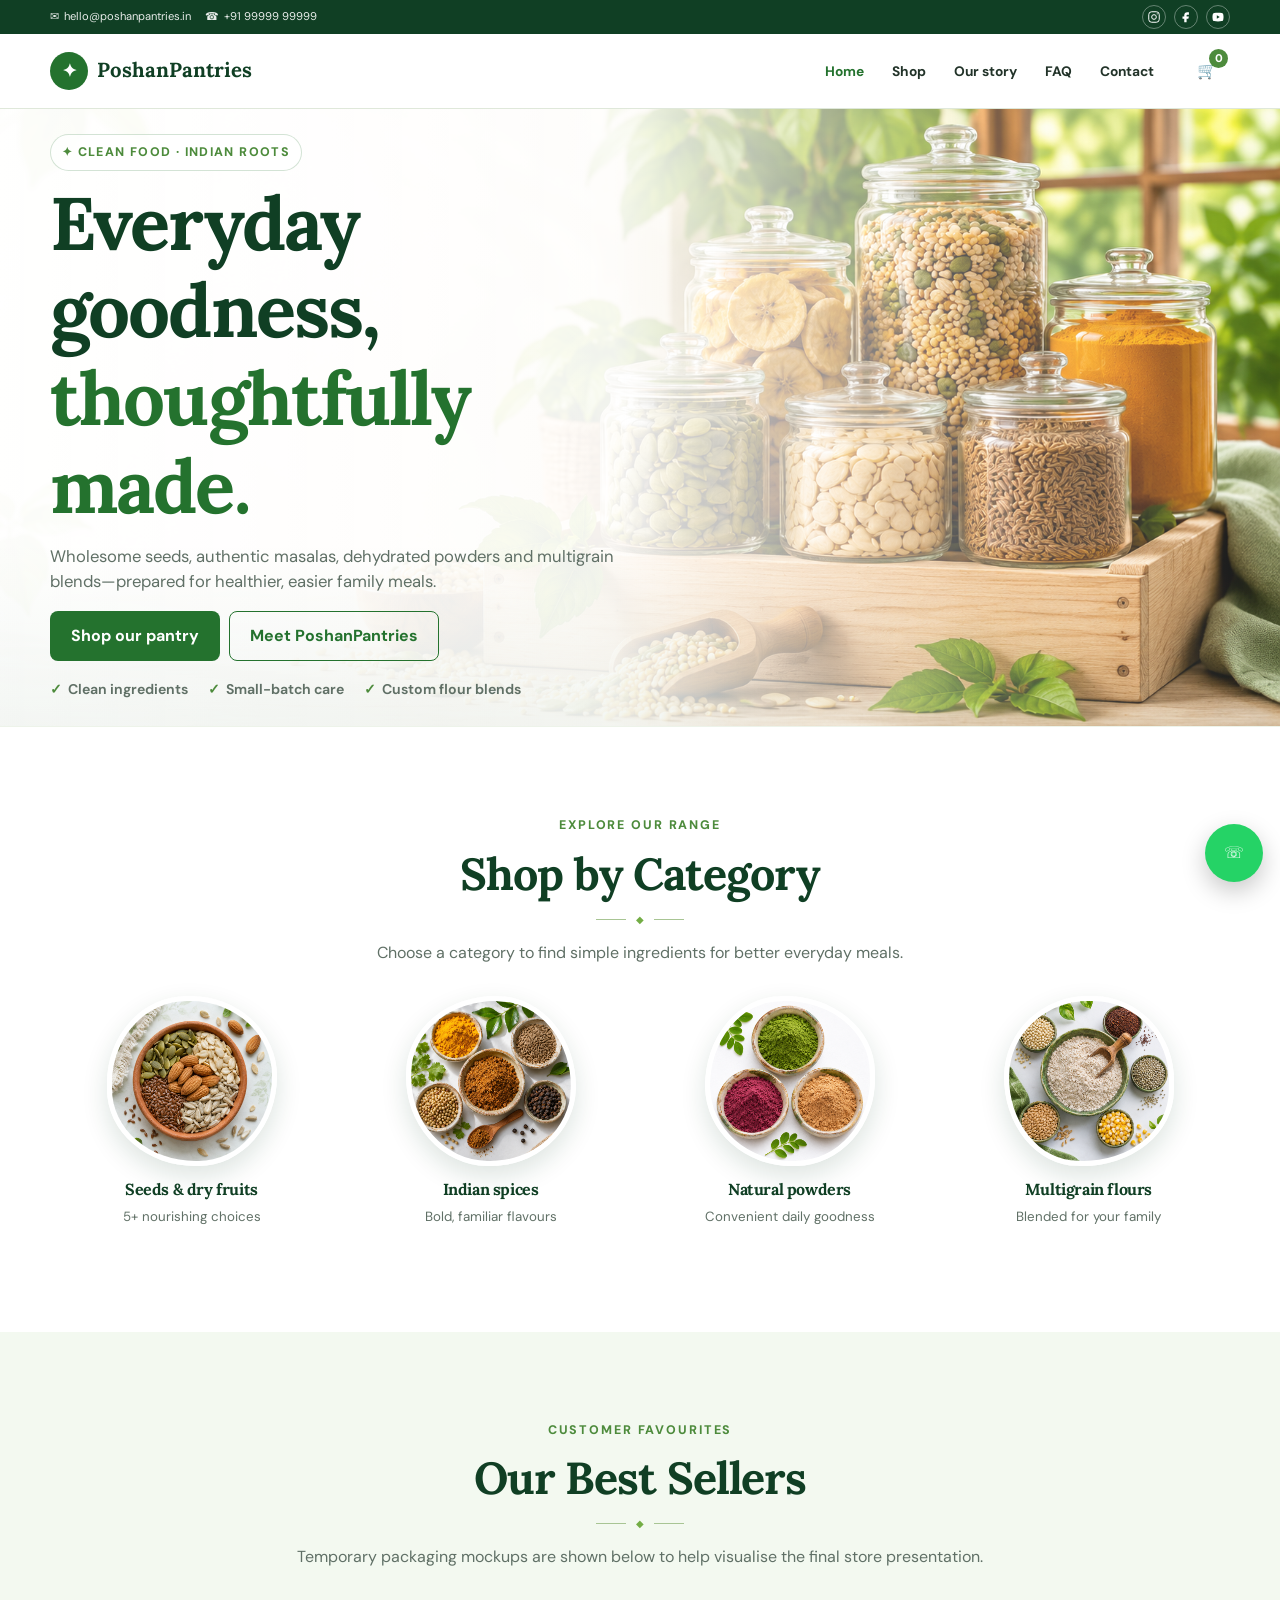
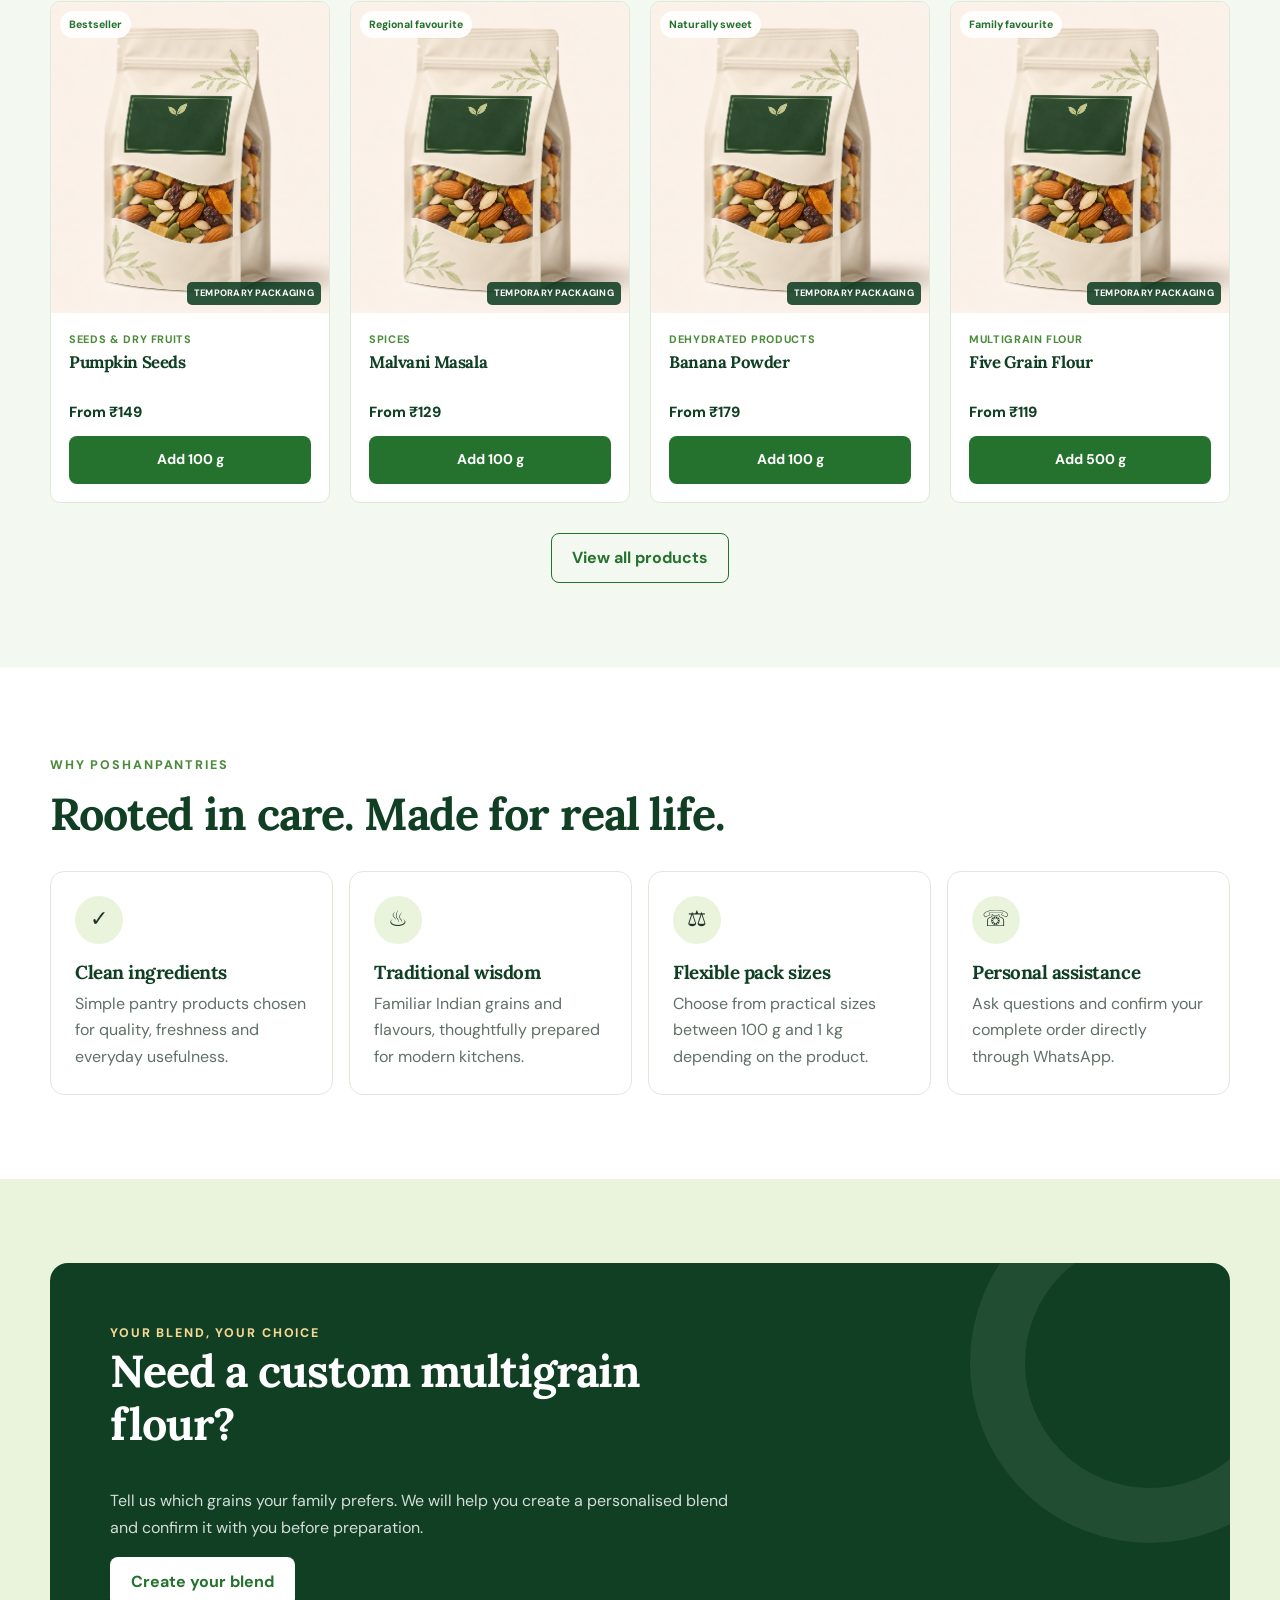
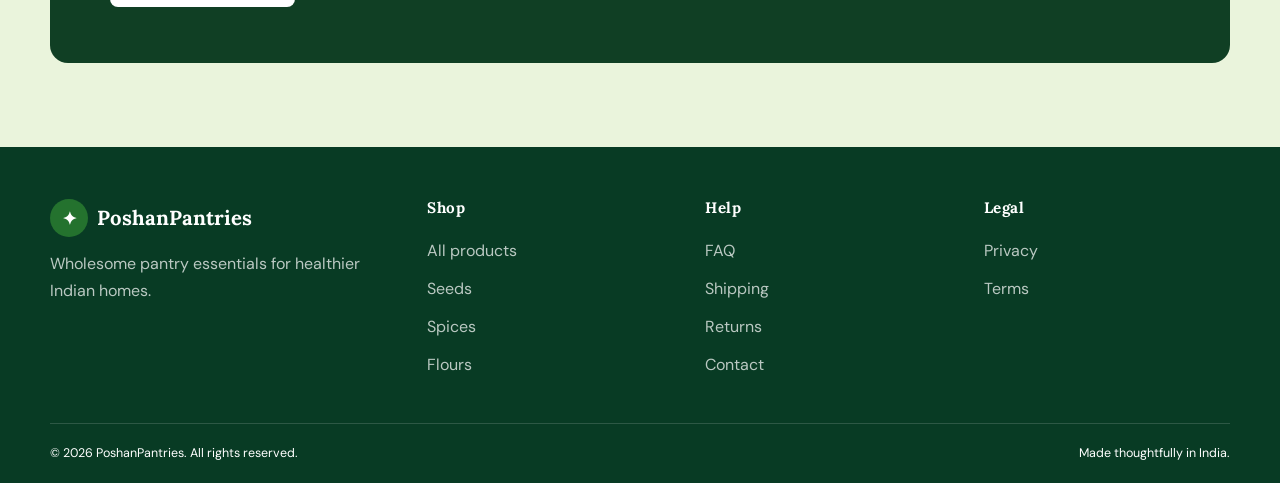
<file: index.html>
<!doctype html>
<html lang="en-IN">
<head>
  <meta charset="utf-8"><meta name="viewport" content="width=device-width, initial-scale=1">
  <title>PoshanPantries | Wholesome Seeds, Spices & Flours</title>
  <meta name="description" content="Shop wholesome seeds, authentic Indian spices, natural dehydrated powders and freshly prepared multigrain flours from PoshanPantries.">
  <meta property="og:type" content="website"><meta property="og:title" content="PoshanPantries | Tradition that nourishes"><meta property="og:description" content="Wholesome everyday pantry essentials for modern Indian families."><meta property="og:image" content="images/og-cover.svg"><meta property="og:url" content="index.html">
  <link rel="preconnect" href="https://fonts.googleapis.com"><link rel="preconnect" href="https://fonts.gstatic.com" crossorigin><link href="https://fonts.googleapis.com/css2?family=DM+Sans:wght@400;500;600;700&family=Lora:wght@600;700&display=swap" rel="stylesheet"><link rel="stylesheet" href="css/style.css">
</head>
<body>
  <div class="announcement">Freshly packed · <strong>Order on WhatsApp</strong></div>
  <header class="site-header"><div class="container nav-wrap"><a class="brand" href="index.html"><span class="brand-mark" aria-hidden="true">✦</span>PoshanPantries</a><nav class="main-nav" aria-label="Main navigation"><ul><li><a href="index.html">Home</a></li><li><a href="shop.html">Shop</a></li><li><a href="about.html">Our story</a></li><li><a href="faq.html">FAQ</a></li><li><a href="contact.html">Contact</a></li></ul></nav><div class="nav-actions"><a class="cart-link" href="cart.html" aria-label="View shopping cart">🛒<span class="cart-count" data-cart-count>0</span></a><button class="nav-toggle" type="button" aria-label="Open menu" aria-expanded="false"><span></span></button></div></div></header>
  <main>
    <section class="hero" aria-label="Glass jars filled with seeds, grains, turmeric and dried banana arranged on a natural wooden crate"><div class="container hero-grid"><div class="hero-copy"><span class="eyebrow">✦ Clean food · Indian roots</span><h1>Everyday goodness,<br><em>thoughtfully made.</em></h1><p>Wholesome seeds, authentic masalas, dehydrated powders and multigrain blends—prepared for healthier, easier family meals.</p><div class="hero-actions"><a class="button" href="shop.html">Shop our pantry</a><a class="button button--secondary" href="about.html">Meet PoshanPantries</a></div><div class="hero-trust"><span>Clean ingredients</span><span>Small-batch care</span><span>Custom flour blends</span></div></div></div></section>
    <section class="section category-section"><div class="container"><div class="section-heading home-section-title"><span class="eyebrow">Explore our range</span><h2>Shop by Category</h2><span class="leaf-divider" aria-hidden="true">◆</span><p>Choose a category to find simple ingredients for better everyday meals.</p></div><div class="category-grid"><a class="category-card" href="shop.html?category=Seeds%20%26%20Dry%20Fruits"><span class="category-picture"><img src="images/category-seeds.png" alt="Handcrafted terracotta bowl filled with mixed seeds and almonds"></span><div><h3>Seeds & dry fruits</h3><small>5+ nourishing choices</small></div></a><a class="category-card" href="shop.html?category=Spices"><span class="category-picture"><img src="images/category-spices.png" alt="Handmade bowls filled with turmeric, cumin and Indian masala"></span><div><h3>Indian spices</h3><small>Bold, familiar flavours</small></div></a><a class="category-card" href="shop.html?category=Dehydrated%20Products"><span class="category-picture"><img src="images/category-powders.png" alt="Handmade bowls filled with moringa, beetroot and chikoo powders"></span><div><h3>Natural powders</h3><small>Convenient daily goodness</small></div></a><a class="category-card" href="shop.html?category=Multigrain%20Flour"><span class="category-picture"><img src="images/category-flour.png" alt="Green ceramic bowl of multigrain flour surrounded by traditional grains"></span><div><h3>Multigrain flours</h3><small>Blended for your family</small></div></a></div></div></section>
    <section class="section section--tint best-sellers-section"><div class="container"><div class="section-heading home-section-title"><span class="eyebrow">Customer favourites</span><h2>Our Best Sellers</h2><span class="leaf-divider" aria-hidden="true">◆</span><p>Temporary packaging mockups are shown below to help visualise the final store presentation.</p></div><div class="product-grid" data-featured-products></div><div style="text-align:center;margin-top:30px"><a class="button button--secondary" href="shop.html">View all products</a></div></div></section>
    <section class="section"><div class="container"><div class="section-heading"><span class="eyebrow">Why PoshanPantries</span><h2>Rooted in care. Made for real life.</h2></div><div class="feature-grid"><article class="feature-card"><div class="feature-icon" aria-hidden="true">✓</div><h3>Clean ingredients</h3><p>Simple pantry products chosen for quality, freshness and everyday usefulness.</p></article><article class="feature-card"><div class="feature-icon" aria-hidden="true">♨</div><h3>Traditional wisdom</h3><p>Familiar Indian grains and flavours, thoughtfully prepared for modern kitchens.</p></article><article class="feature-card"><div class="feature-icon" aria-hidden="true">⚖</div><h3>Flexible pack sizes</h3><p>Choose from practical sizes between 100 g and 1 kg depending on the product.</p></article><article class="feature-card"><div class="feature-icon" aria-hidden="true">☏</div><h3>Personal assistance</h3><p>Ask questions and confirm your complete order directly through WhatsApp.</p></article></div></div></section>
    <section class="section section--green"><div class="container"><div class="story-banner"><span class="eyebrow" style="color:#f6d793">Your blend, your choice</span><h2>Need a custom multigrain flour?</h2><p>Tell us which grains your family prefers. We will help you create a personalised blend and confirm it with you before preparation.</p><a class="button" href="product.html?id=17">Create your blend</a></div></div></section>
  </main>
  <footer class="site-footer"><div class="container"><div class="footer-grid"><div><a class="brand" href="index.html"><span class="brand-mark">✦</span>PoshanPantries</a><p>Wholesome pantry essentials for healthier Indian homes.</p></div><div><h3>Shop</h3><ul class="footer-links"><li><a href="shop.html">All products</a></li><li><a href="shop.html?category=Seeds%20%26%20Dry%20Fruits">Seeds</a></li><li><a href="shop.html?category=Spices">Spices</a></li><li><a href="shop.html?category=Multigrain%20Flour">Flours</a></li></ul></div><div><h3>Help</h3><ul class="footer-links"><li><a href="faq.html">FAQ</a></li><li><a href="shipping.html">Shipping</a></li><li><a href="returns.html">Returns</a></li><li><a href="contact.html">Contact</a></li></ul></div><div><h3>Legal</h3><ul class="footer-links"><li><a href="privacy.html">Privacy</a></li><li><a href="terms.html">Terms</a></li></ul></div></div><div class="footer-bottom"><span>© <span data-year></span> PoshanPantries. All rights reserved.</span><span>Made thoughtfully in India.</span></div></div></footer>
  <a class="whatsapp-float" data-whatsapp aria-label="Chat with PoshanPantries on WhatsApp">☏</a><script src="js/products.js"></script><script src="js/main.js"></script>
</body></html>
</file>
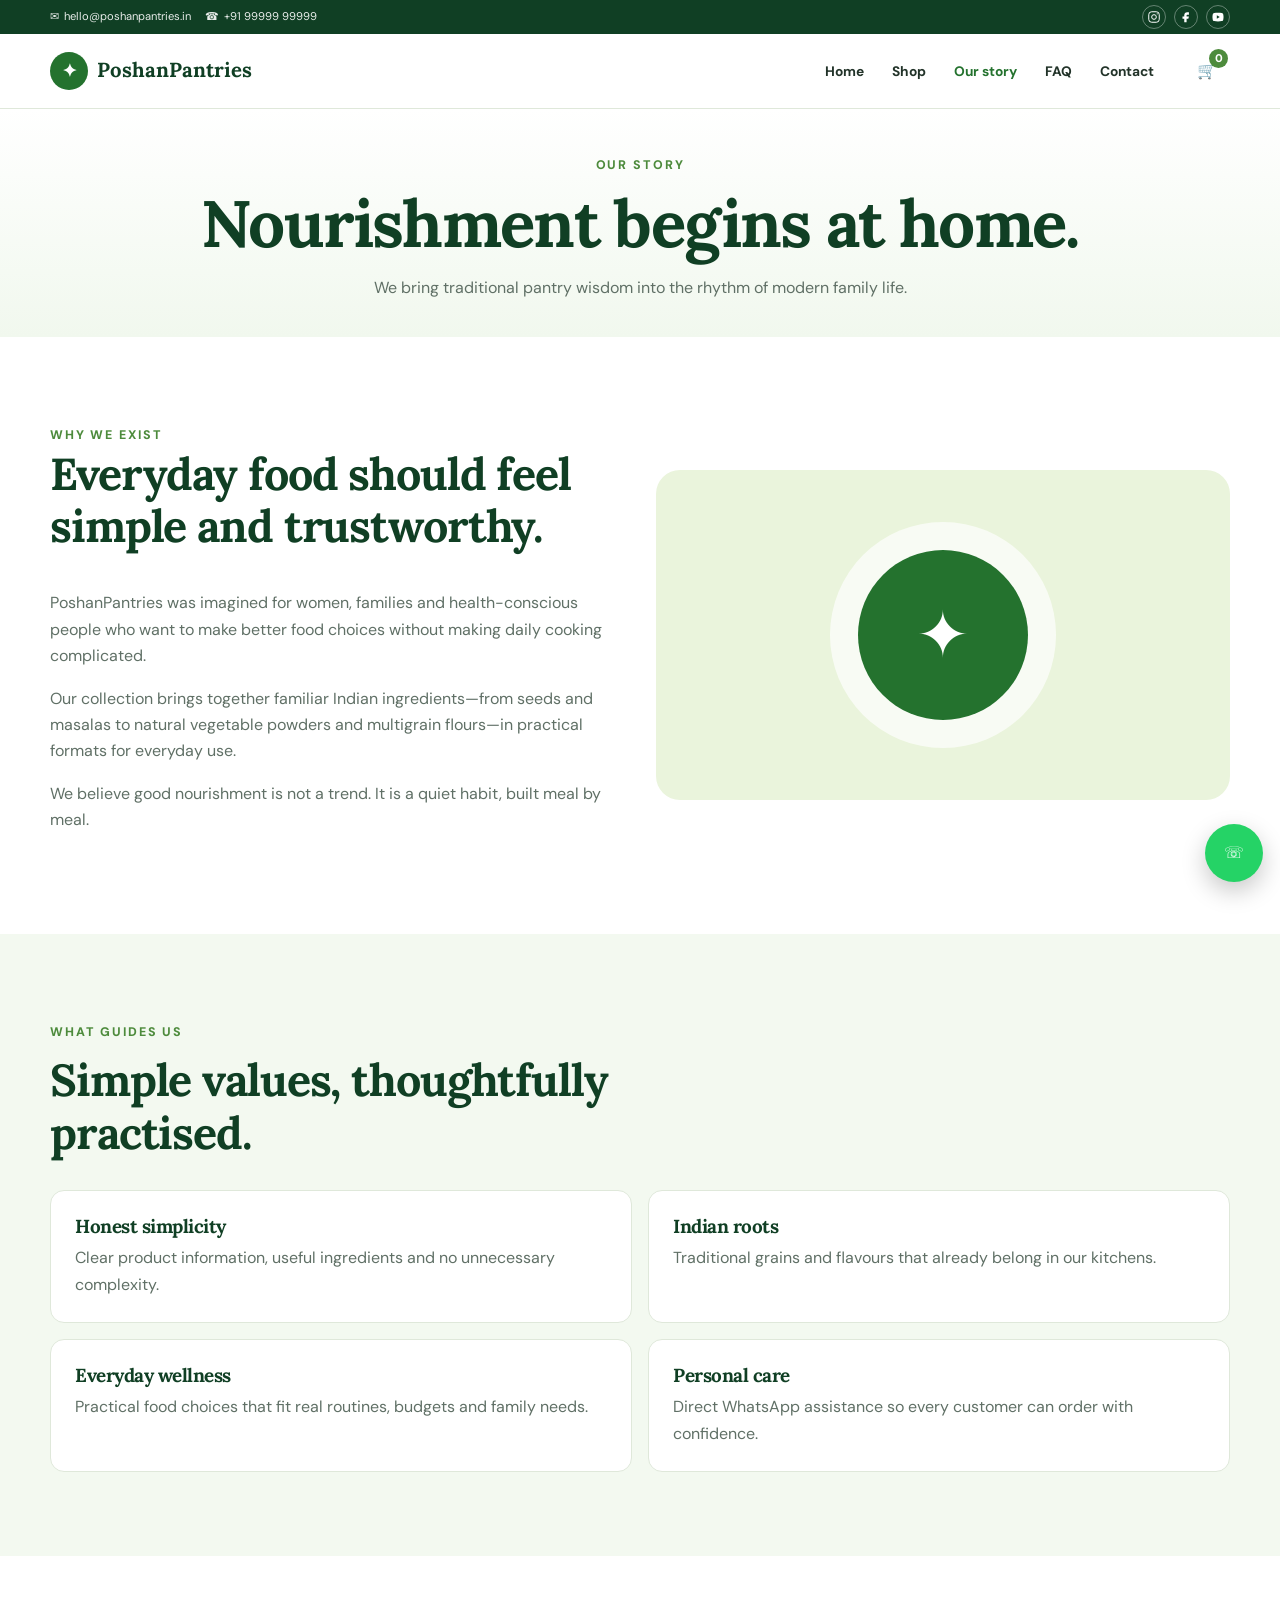
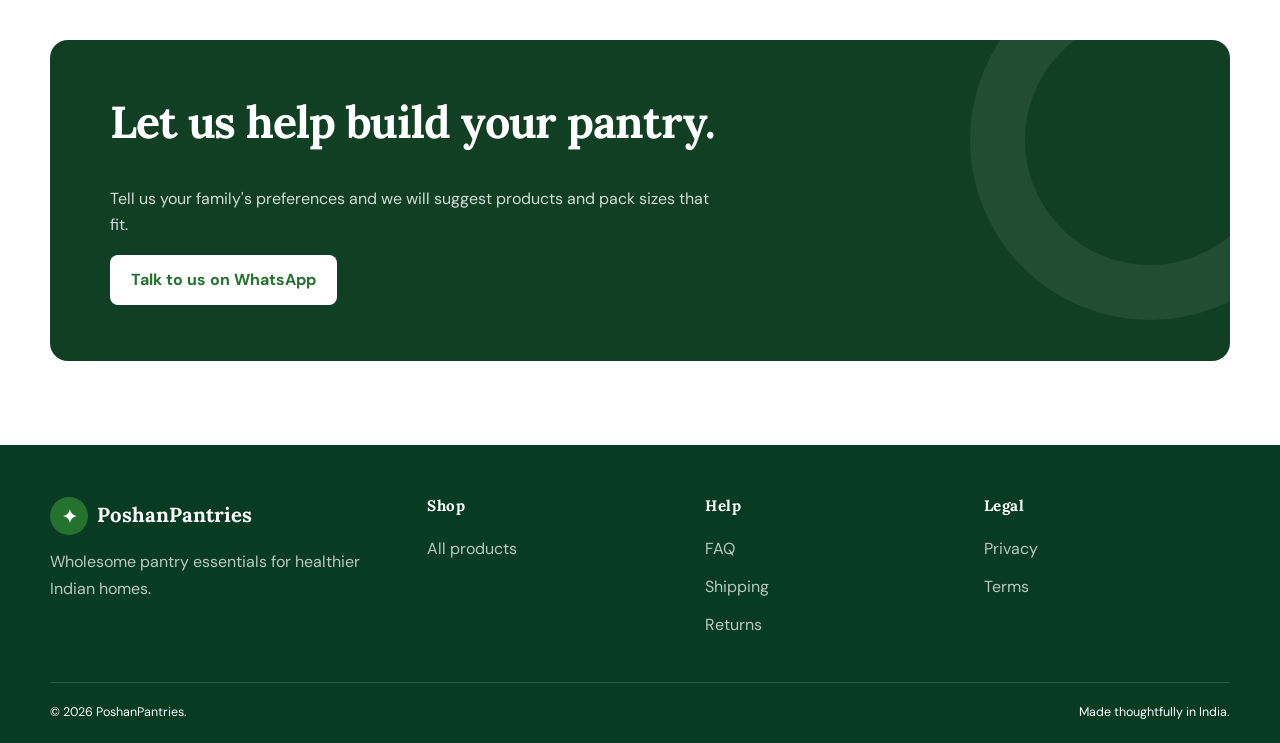
<file: about.html>
<!doctype html><html lang="en-IN"><head><meta charset="utf-8"><meta name="viewport" content="width=device-width,initial-scale=1"><title>Our Story | PoshanPantries</title><meta name="description" content="Discover PoshanPantries—traditional Indian pantry wisdom made clean, convenient and accessible for modern health-conscious families."><meta property="og:type" content="website"><meta property="og:title" content="The PoshanPantries story"><meta property="og:description" content="Traditional nourishment for modern Indian families."><meta property="og:image" content="images/og-cover.svg"><meta property="og:url" content="about.html"><link rel="preconnect" href="https://fonts.googleapis.com"><link rel="preconnect" href="https://fonts.gstatic.com" crossorigin><link href="https://fonts.googleapis.com/css2?family=DM+Sans:wght@400;500;600;700&family=Lora:wght@600;700&display=swap" rel="stylesheet"><link rel="stylesheet" href="css/style.css"></head><body>
<div class="announcement">Free order consultation on WhatsApp · <strong>Freshly packed with care</strong></div><header class="site-header"><div class="container nav-wrap"><a class="brand" href="index.html"><span class="brand-mark">✦</span>PoshanPantries</a><nav class="main-nav" aria-label="Main navigation"><ul><li><a href="index.html">Home</a></li><li><a href="shop.html">Shop</a></li><li><a href="about.html">Our story</a></li><li><a href="faq.html">FAQ</a></li><li><a href="contact.html">Contact</a></li></ul></nav><div class="nav-actions"><a class="cart-link" href="cart.html" aria-label="View shopping cart">🛒<span class="cart-count" data-cart-count>0</span></a><button class="nav-toggle" type="button" aria-label="Open menu" aria-expanded="false"><span></span></button></div></div></header>
<main><section class="page-hero"><div class="container"><span class="eyebrow">Our story</span><h1>Nourishment begins at home.</h1><p>We bring traditional pantry wisdom into the rhythm of modern family life.</p></div></section><section class="section"><div class="container split-layout"><div><span class="eyebrow">Why we exist</span><h2>Everyday food should feel simple and trustworthy.</h2><p>PoshanPantries was imagined for women, families and health-conscious people who want to make better food choices without making daily cooking complicated.</p><p>Our collection brings together familiar Indian ingredients—from seeds and masalas to natural vegetable powders and multigrain flours—in practical formats for everyday use.</p><p>We believe good nourishment is not a trend. It is a quiet habit, built meal by meal.</p></div><div class="illustration-panel" role="img" aria-label="Decorative PoshanPantries leaf symbol"><div class="big-mark">✦</div></div></div></section><section class="section section--tint"><div class="container"><div class="section-heading"><span class="eyebrow">What guides us</span><h2>Simple values, thoughtfully practised.</h2></div><div class="values-grid"><article class="value-card"><h3>Honest simplicity</h3><p>Clear product information, useful ingredients and no unnecessary complexity.</p></article><article class="value-card"><h3>Indian roots</h3><p>Traditional grains and flavours that already belong in our kitchens.</p></article><article class="value-card"><h3>Everyday wellness</h3><p>Practical food choices that fit real routines, budgets and family needs.</p></article><article class="value-card"><h3>Personal care</h3><p>Direct WhatsApp assistance so every customer can order with confidence.</p></article></div></div></section><section class="section"><div class="container"><div class="story-banner"><h2>Let us help build your pantry.</h2><p>Tell us your family's preferences and we will suggest products and pack sizes that fit.</p><a class="button" data-whatsapp data-message="Namaste PoshanPantries! Please help me choose products for my family.">Talk to us on WhatsApp</a></div></div></section></main>
<footer class="site-footer"><div class="container"><div class="footer-grid"><div><a class="brand" href="index.html"><span class="brand-mark">✦</span>PoshanPantries</a><p>Wholesome pantry essentials for healthier Indian homes.</p></div><div><h3>Shop</h3><ul class="footer-links"><li><a href="shop.html">All products</a></li></ul></div><div><h3>Help</h3><ul class="footer-links"><li><a href="faq.html">FAQ</a></li><li><a href="shipping.html">Shipping</a></li><li><a href="returns.html">Returns</a></li></ul></div><div><h3>Legal</h3><ul class="footer-links"><li><a href="privacy.html">Privacy</a></li><li><a href="terms.html">Terms</a></li></ul></div></div><div class="footer-bottom"><span>© <span data-year></span> PoshanPantries.</span><span>Made thoughtfully in India.</span></div></div></footer><a class="whatsapp-float" data-whatsapp aria-label="Chat on WhatsApp">☏</a><script src="js/products.js"></script><script src="js/main.js"></script></body></html>
</file>
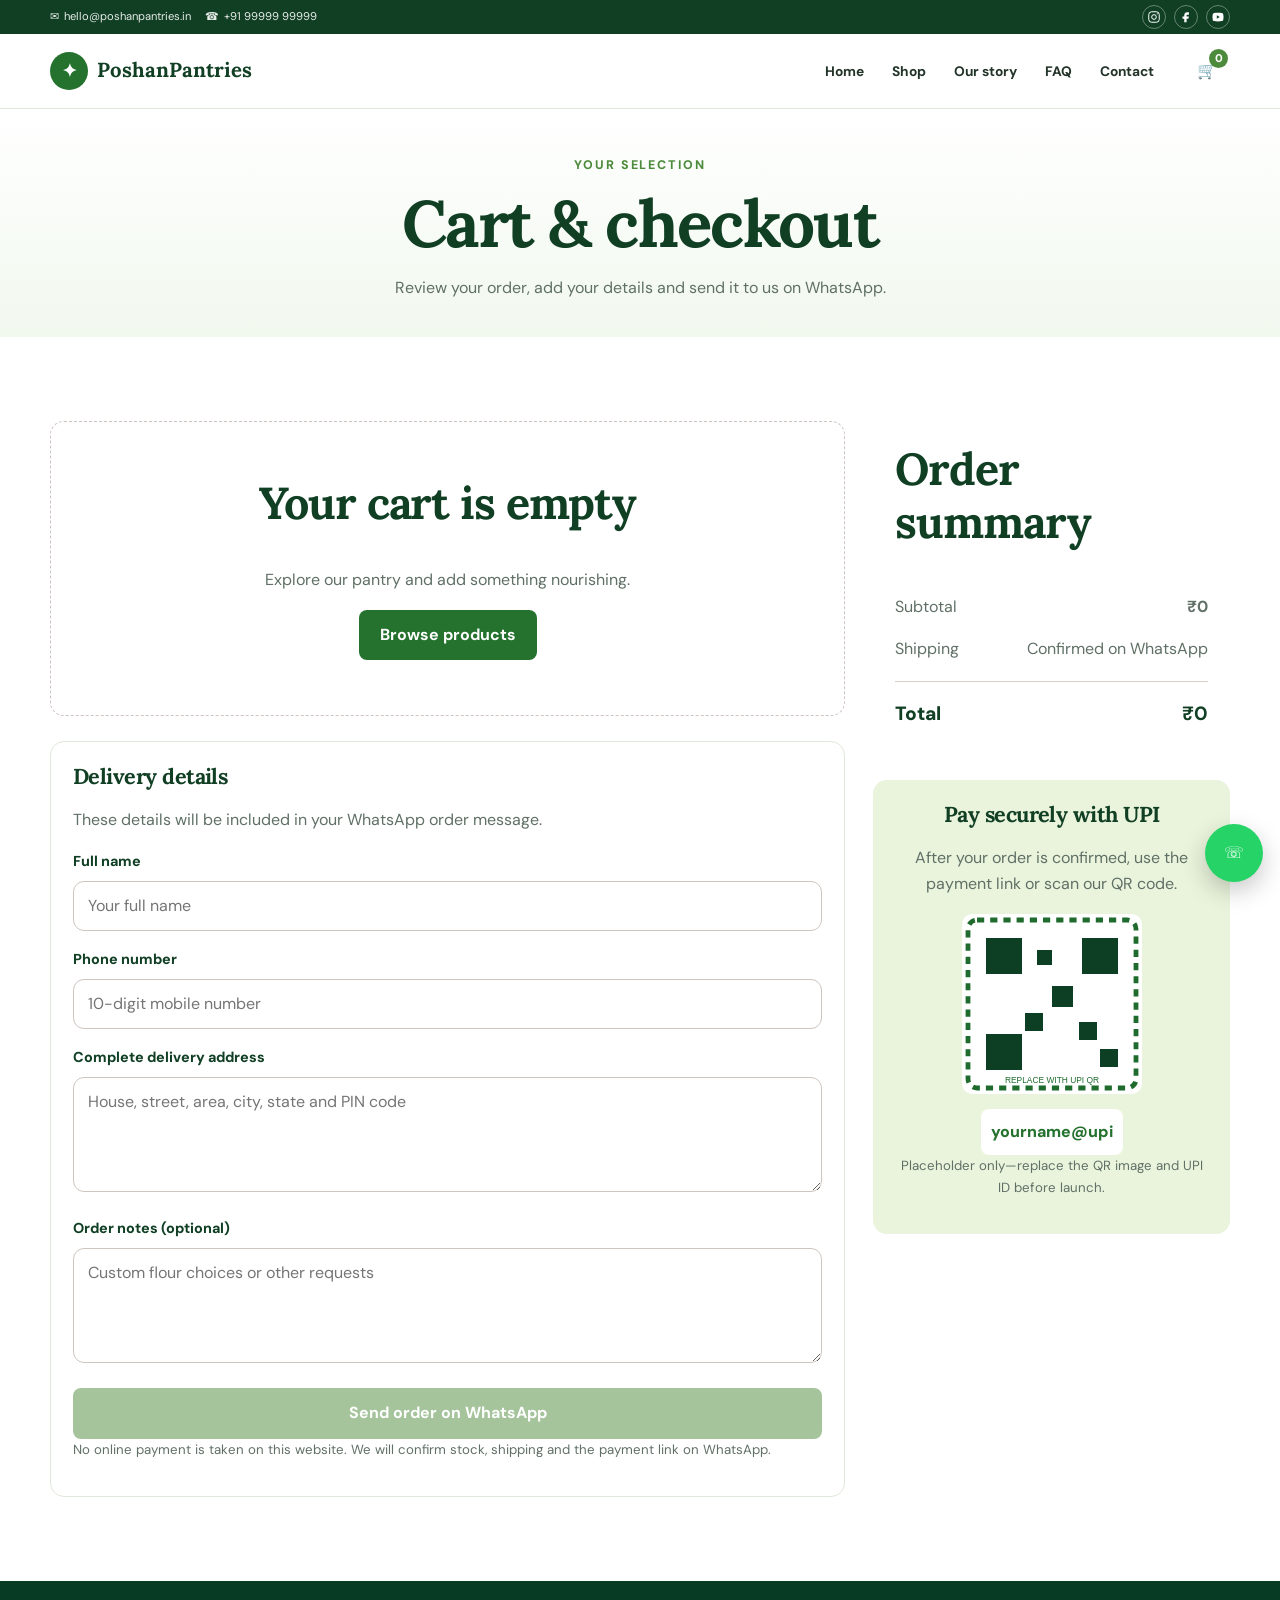
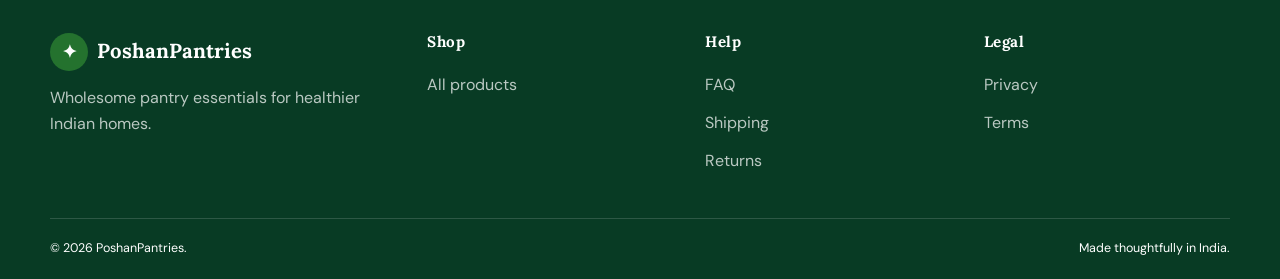
<file: cart.html>
<!doctype html><html lang="en-IN"><head><meta charset="utf-8"><meta name="viewport" content="width=device-width,initial-scale=1"><title>Your Cart & WhatsApp Checkout | PoshanPantries</title><meta name="description" content="Review your PoshanPantries order, update quantities and send your delivery details securely through WhatsApp."><meta property="og:type" content="website"><meta property="og:title" content="Your PoshanPantries cart"><meta property="og:description" content="Review your wholesome pantry order and confirm it on WhatsApp."><meta property="og:image" content="images/og-cover.svg"><meta property="og:url" content="cart.html"><link rel="preconnect" href="https://fonts.googleapis.com"><link rel="preconnect" href="https://fonts.gstatic.com" crossorigin><link href="https://fonts.googleapis.com/css2?family=DM+Sans:wght@400;500;600;700&family=Lora:wght@600;700&display=swap" rel="stylesheet"><link rel="stylesheet" href="css/style.css"></head><body>
<div class="announcement">Orders are personally confirmed on WhatsApp · <strong>Simple and secure</strong></div><header class="site-header"><div class="container nav-wrap"><a class="brand" href="index.html"><span class="brand-mark">✦</span>PoshanPantries</a><nav class="main-nav" aria-label="Main navigation"><ul><li><a href="index.html">Home</a></li><li><a href="shop.html">Shop</a></li><li><a href="about.html">Our story</a></li><li><a href="faq.html">FAQ</a></li><li><a href="contact.html">Contact</a></li></ul></nav><div class="nav-actions"><a class="cart-link" href="cart.html" aria-label="View shopping cart">🛒<span class="cart-count" data-cart-count>0</span></a><button class="nav-toggle" type="button" aria-label="Open menu" aria-expanded="false"><span></span></button></div></div></header>
<main><section class="page-hero"><div class="container"><span class="eyebrow">Your selection</span><h1>Cart & checkout</h1><p>Review your order, add your details and send it to us on WhatsApp.</p></div></section><section class="section"><div class="container cart-layout"><div><div data-cart-items></div><section class="checkout-panel"><h2>Delivery details</h2><p>These details will be included in your WhatsApp order message.</p><form data-checkout-form><div class="field"><label for="checkout-name">Full name</label><input id="checkout-name" name="name" autocomplete="name" required placeholder="Your full name"></div><div class="field"><label for="checkout-phone">Phone number</label><input id="checkout-phone" name="phone" type="tel" inputmode="tel" autocomplete="tel" pattern="[0-9 +()-]{10,15}" required placeholder="10-digit mobile number"></div><div class="field"><label for="checkout-address">Complete delivery address</label><textarea id="checkout-address" name="address" autocomplete="street-address" required placeholder="House, street, area, city, state and PIN code"></textarea></div><div class="field"><label for="checkout-notes">Order notes (optional)</label><textarea id="checkout-notes" name="notes" placeholder="Custom flour choices or other requests"></textarea></div><button class="button button--green button--full" type="submit" data-checkout-submit>Send order on WhatsApp</button><p class="form-note">No online payment is taken on this website. We will confirm stock, shipping and the payment link on WhatsApp.</p></form></section></div><aside class="cart-sidebar"><div class="order-summary"><h2>Order summary</h2><div class="summary-row"><span>Subtotal</span><strong data-subtotal>₹0</strong></div><div class="summary-row"><span>Shipping</span><span>Confirmed on WhatsApp</span></div><div class="summary-row summary-row--total"><span>Total</span><strong data-total>₹0</strong></div></div><div class="upi-panel"><h2>Pay securely with UPI</h2><p>After your order is confirmed, use the payment link or scan our QR code.</p><img src="images/qr-placeholder.svg" alt="Placeholder for the PoshanPantries UPI QR code"><div class="upi-id" data-upi-id>yourname@upi</div><p class="form-note">Placeholder only—replace the QR image and UPI ID before launch.</p></div></aside></div></section></main>
<footer class="site-footer"><div class="container"><div class="footer-grid"><div><a class="brand" href="index.html"><span class="brand-mark">✦</span>PoshanPantries</a><p>Wholesome pantry essentials for healthier Indian homes.</p></div><div><h3>Shop</h3><ul class="footer-links"><li><a href="shop.html">All products</a></li></ul></div><div><h3>Help</h3><ul class="footer-links"><li><a href="faq.html">FAQ</a></li><li><a href="shipping.html">Shipping</a></li><li><a href="returns.html">Returns</a></li></ul></div><div><h3>Legal</h3><ul class="footer-links"><li><a href="privacy.html">Privacy</a></li><li><a href="terms.html">Terms</a></li></ul></div></div><div class="footer-bottom"><span>© <span data-year></span> PoshanPantries.</span><span>Made thoughtfully in India.</span></div></div></footer><a class="whatsapp-float" data-whatsapp aria-label="Chat on WhatsApp">☏</a><script src="js/products.js"></script><script src="js/main.js"></script></body></html>
</file>
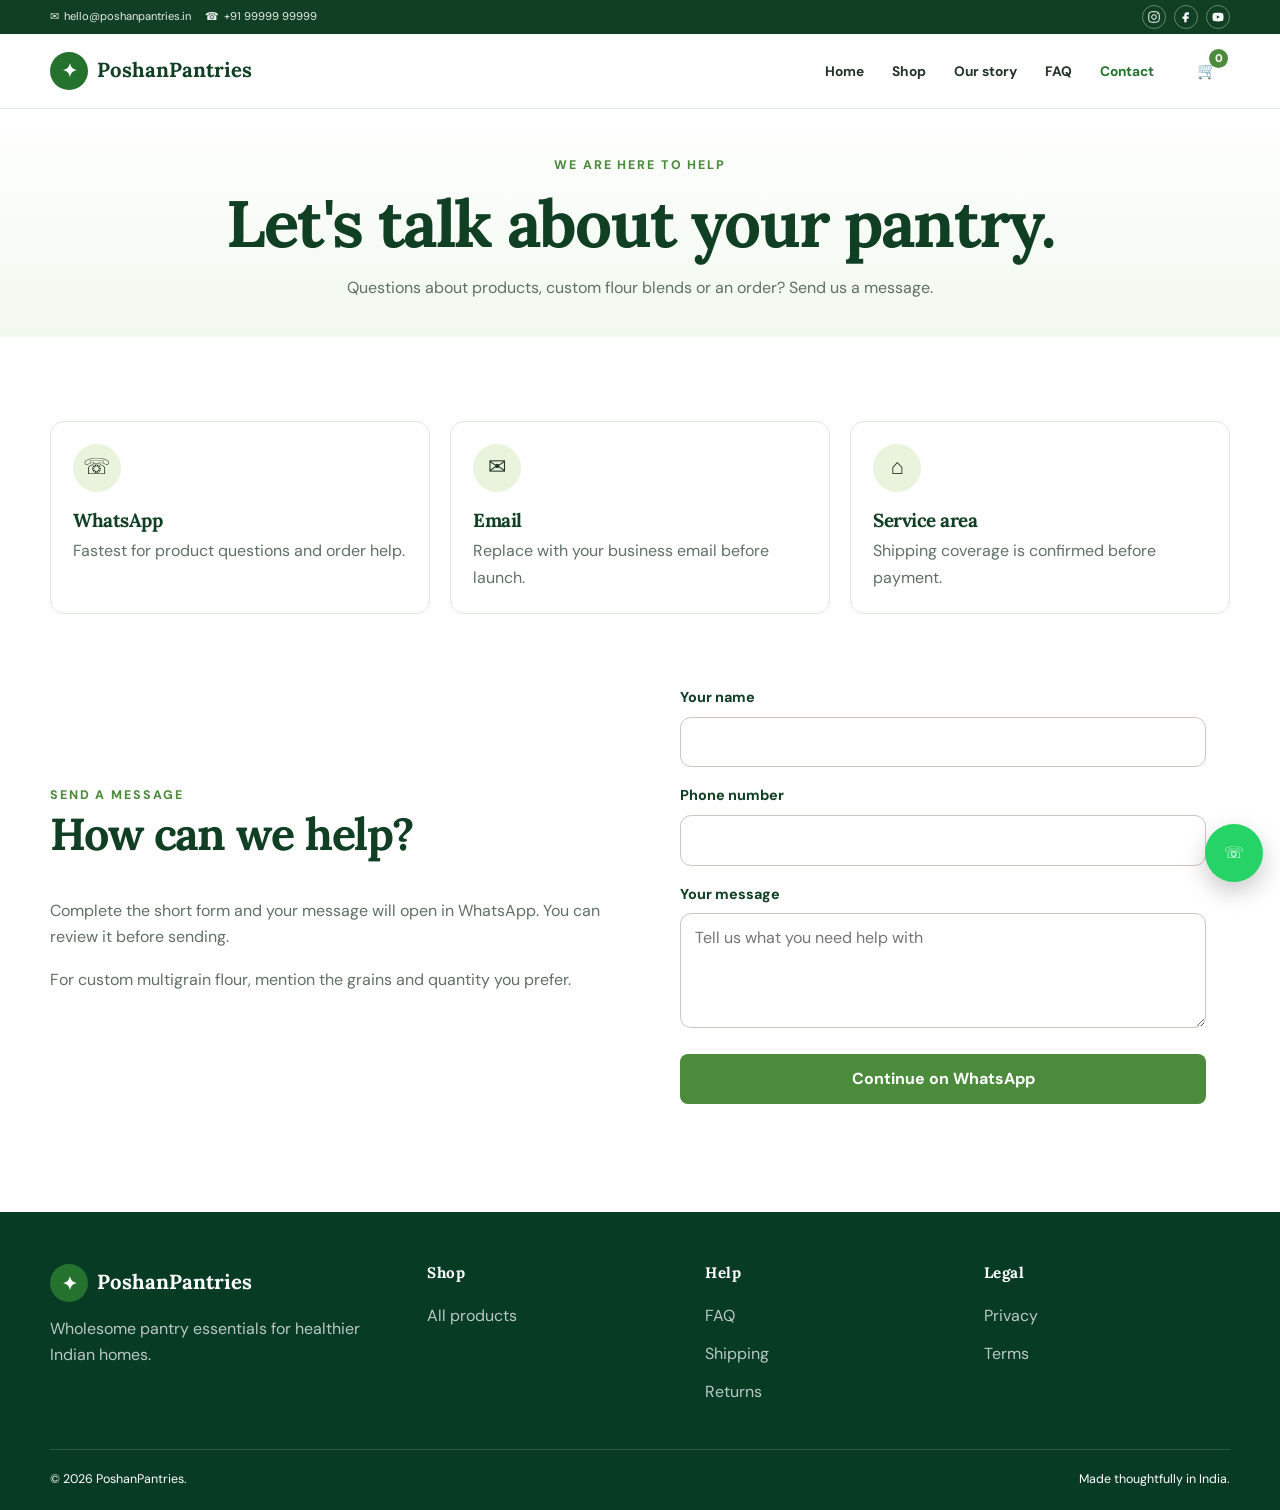
<file: contact.html>
<!doctype html><html lang="en-IN"><head><meta charset="utf-8"><meta name="viewport" content="width=device-width,initial-scale=1"><title>Contact PoshanPantries | WhatsApp Orders & Help</title><meta name="description" content="Contact PoshanPantries for product questions, custom multigrain flour, order help and delivery information through WhatsApp."><meta property="og:type" content="website"><meta property="og:title" content="Contact PoshanPantries"><meta property="og:description" content="Get personal help with products and WhatsApp orders."><meta property="og:image" content="images/og-cover.svg"><meta property="og:url" content="contact.html"><link rel="preconnect" href="https://fonts.googleapis.com"><link rel="preconnect" href="https://fonts.gstatic.com" crossorigin><link href="https://fonts.googleapis.com/css2?family=DM+Sans:wght@400;500;600;700&family=Lora:wght@600;700&display=swap" rel="stylesheet"><link rel="stylesheet" href="css/style.css"></head><body>
<div class="announcement">Free order consultation on WhatsApp · <strong>We are happy to help</strong></div><header class="site-header"><div class="container nav-wrap"><a class="brand" href="index.html"><span class="brand-mark">✦</span>PoshanPantries</a><nav class="main-nav" aria-label="Main navigation"><ul><li><a href="index.html">Home</a></li><li><a href="shop.html">Shop</a></li><li><a href="about.html">Our story</a></li><li><a href="faq.html">FAQ</a></li><li><a href="contact.html">Contact</a></li></ul></nav><div class="nav-actions"><a class="cart-link" href="cart.html" aria-label="View shopping cart">🛒<span class="cart-count" data-cart-count>0</span></a><button class="nav-toggle" type="button" aria-label="Open menu" aria-expanded="false"><span></span></button></div></div></header>
<main><section class="page-hero"><div class="container"><span class="eyebrow">We are here to help</span><h1>Let's talk about your pantry.</h1><p>Questions about products, custom flour blends or an order? Send us a message.</p></div></section><section class="section"><div class="container"><div class="contact-grid"><article class="contact-card"><span class="feature-icon" aria-hidden="true">☏</span><h3>WhatsApp</h3><p>Fastest for product questions and order help.</p></article><article class="contact-card"><span class="feature-icon" aria-hidden="true">✉</span><h3>Email</h3><p>Replace with your business email before launch.</p></article><article class="contact-card"><span class="feature-icon" aria-hidden="true">⌂</span><h3>Service area</h3><p>Shipping coverage is confirmed before payment.</p></article></div><div class="split-layout" style="margin-top:48px"><div><span class="eyebrow">Send a message</span><h2>How can we help?</h2><p>Complete the short form and your message will open in WhatsApp. You can review it before sending.</p><p>For custom multigrain flour, mention the grains and quantity you prefer.</p></div><form class="contact-form" data-contact-form><div class="field"><label for="contact-name">Your name</label><input id="contact-name" name="name" autocomplete="name" required></div><div class="field"><label for="contact-phone">Phone number</label><input id="contact-phone" name="phone" type="tel" inputmode="tel" autocomplete="tel" required></div><div class="field"><label for="contact-message">Your message</label><textarea id="contact-message" name="message" required placeholder="Tell us what you need help with"></textarea></div><button class="button button--green button--full" type="submit">Continue on WhatsApp</button></form></div></div></section></main>
<footer class="site-footer"><div class="container"><div class="footer-grid"><div><a class="brand" href="index.html"><span class="brand-mark">✦</span>PoshanPantries</a><p>Wholesome pantry essentials for healthier Indian homes.</p></div><div><h3>Shop</h3><ul class="footer-links"><li><a href="shop.html">All products</a></li></ul></div><div><h3>Help</h3><ul class="footer-links"><li><a href="faq.html">FAQ</a></li><li><a href="shipping.html">Shipping</a></li><li><a href="returns.html">Returns</a></li></ul></div><div><h3>Legal</h3><ul class="footer-links"><li><a href="privacy.html">Privacy</a></li><li><a href="terms.html">Terms</a></li></ul></div></div><div class="footer-bottom"><span>© <span data-year></span> PoshanPantries.</span><span>Made thoughtfully in India.</span></div></div></footer><a class="whatsapp-float" data-whatsapp aria-label="Chat on WhatsApp">☏</a><script src="js/products.js"></script><script src="js/main.js"></script></body></html>
</file>
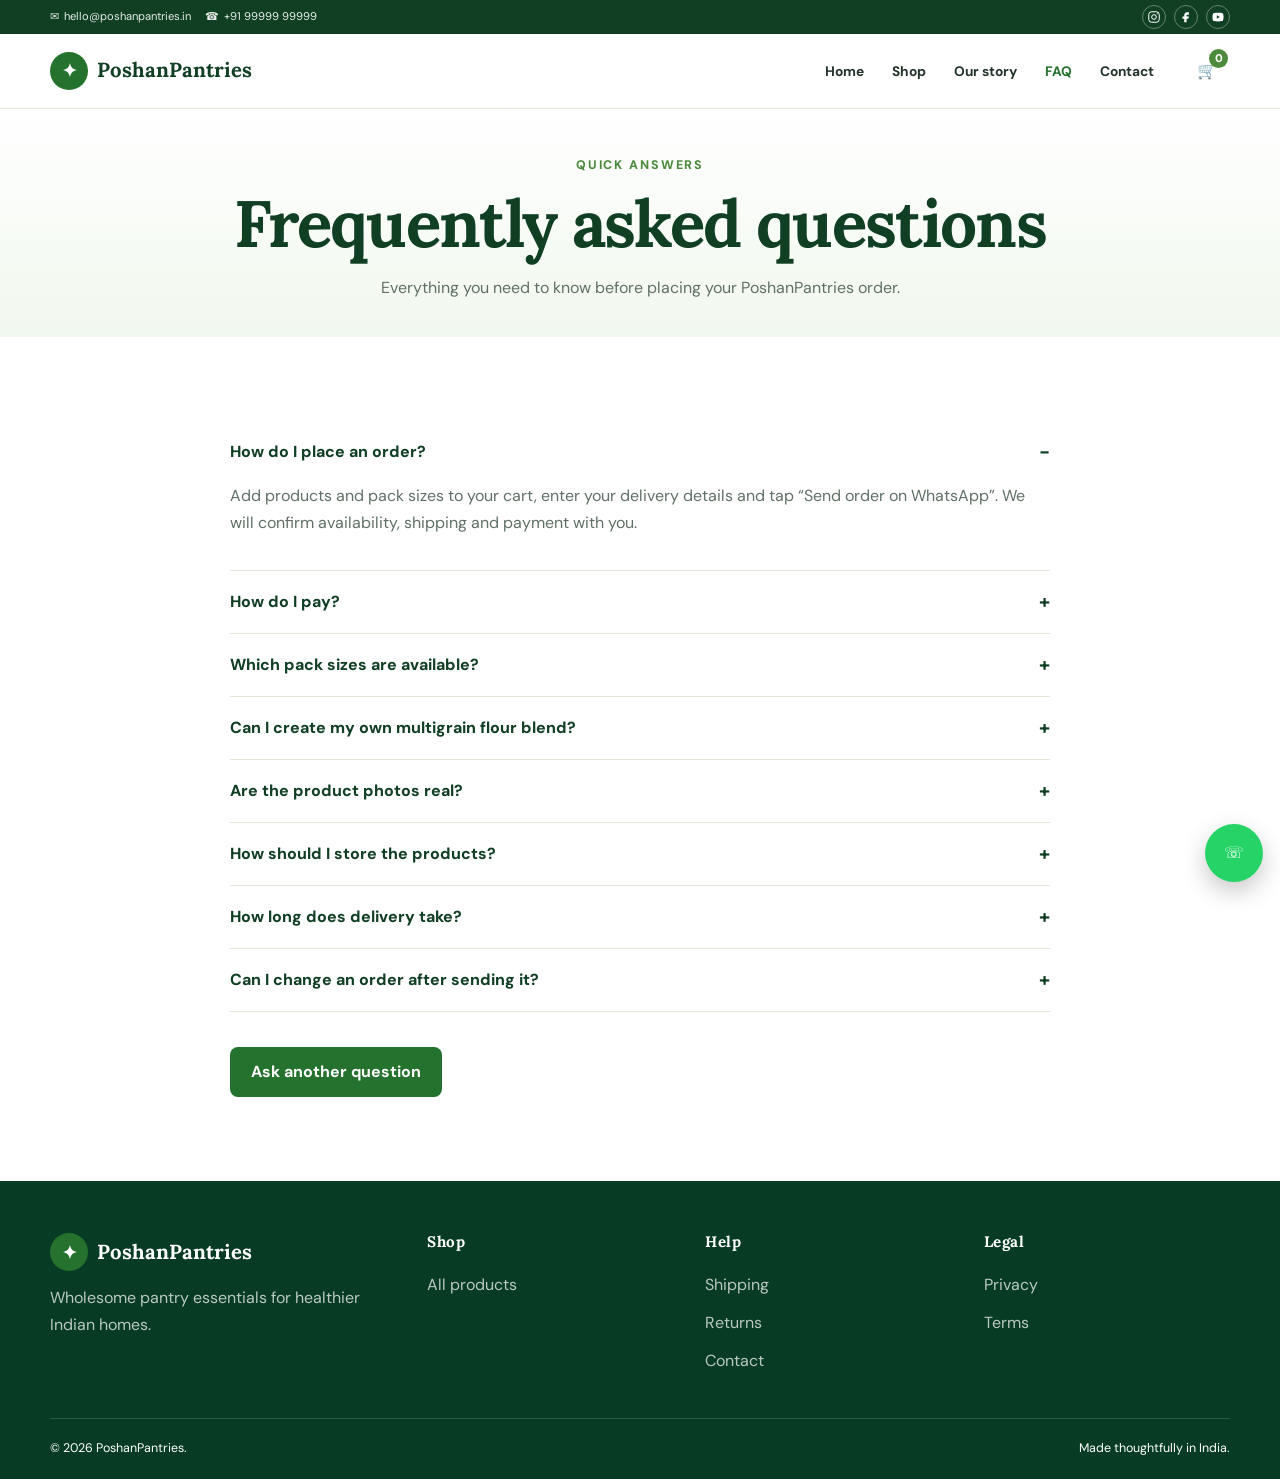
<file: faq.html>
<!doctype html><html lang="en-IN"><head><meta charset="utf-8"><meta name="viewport" content="width=device-width,initial-scale=1"><title>Frequently Asked Questions | PoshanPantries</title><meta name="description" content="Answers about PoshanPantries products, pack sizes, custom flour, WhatsApp ordering, payments, shipping and storage."><meta property="og:type" content="website"><meta property="og:title" content="PoshanPantries FAQs"><meta property="og:description" content="Helpful answers about products, orders, payments and delivery."><meta property="og:image" content="images/og-cover.svg"><meta property="og:url" content="faq.html"><link rel="preconnect" href="https://fonts.googleapis.com"><link rel="preconnect" href="https://fonts.gstatic.com" crossorigin><link href="https://fonts.googleapis.com/css2?family=DM+Sans:wght@400;500;600;700&family=Lora:wght@600;700&display=swap" rel="stylesheet"><link rel="stylesheet" href="css/style.css"></head><body>
<div class="announcement">Free order consultation on WhatsApp · <strong>We are happy to help</strong></div><header class="site-header"><div class="container nav-wrap"><a class="brand" href="index.html"><span class="brand-mark">✦</span>PoshanPantries</a><nav class="main-nav" aria-label="Main navigation"><ul><li><a href="index.html">Home</a></li><li><a href="shop.html">Shop</a></li><li><a href="about.html">Our story</a></li><li><a href="faq.html">FAQ</a></li><li><a href="contact.html">Contact</a></li></ul></nav><div class="nav-actions"><a class="cart-link" href="cart.html" aria-label="View shopping cart">🛒<span class="cart-count" data-cart-count>0</span></a><button class="nav-toggle" type="button" aria-label="Open menu" aria-expanded="false"><span></span></button></div></div></header>
<main><section class="page-hero"><div class="container"><span class="eyebrow">Quick answers</span><h1>Frequently asked questions</h1><p>Everything you need to know before placing your PoshanPantries order.</p></div></section><section class="section"><div class="container content-page faq-list"><details open><summary>How do I place an order?</summary><p>Add products and pack sizes to your cart, enter your delivery details and tap “Send order on WhatsApp”. We will confirm availability, shipping and payment with you.</p></details><details><summary>How do I pay?</summary><p>After your order is confirmed, we will send a secure payment link or UPI details on WhatsApp. The website does not collect payment directly.</p></details><details><summary>Which pack sizes are available?</summary><p>Pack sizes vary by product and generally range from 100 g to 1 kg. The available options are shown on each product page.</p></details><details><summary>Can I create my own multigrain flour blend?</summary><p>Yes. Choose the Custom Multigrain Flour product and tell us your preferred grains and quantity in the order notes. We will confirm the blend and final price.</p></details><details><summary>Are the product photos real?</summary><p>The current website uses clearly marked placeholder illustrations. These will be replaced with real product and packaging photographs before the final public launch.</p></details><details><summary>How should I store the products?</summary><p>Keep products in clean, airtight containers away from heat and moisture. Product-specific storage guidance is provided on each product page and pack.</p></details><details><summary>How long does delivery take?</summary><p>Delivery time depends on your PIN code and product availability. We will share the expected timeline before you make payment.</p></details><details><summary>Can I change an order after sending it?</summary><p>Yes, if preparation or dispatch has not started. Message us immediately on WhatsApp with the change you need.</p></details><div style="margin-top:35px"><a class="button" data-whatsapp data-message="Namaste PoshanPantries! I have a question about your products.">Ask another question</a></div></div></section></main>
<footer class="site-footer"><div class="container"><div class="footer-grid"><div><a class="brand" href="index.html"><span class="brand-mark">✦</span>PoshanPantries</a><p>Wholesome pantry essentials for healthier Indian homes.</p></div><div><h3>Shop</h3><ul class="footer-links"><li><a href="shop.html">All products</a></li></ul></div><div><h3>Help</h3><ul class="footer-links"><li><a href="shipping.html">Shipping</a></li><li><a href="returns.html">Returns</a></li><li><a href="contact.html">Contact</a></li></ul></div><div><h3>Legal</h3><ul class="footer-links"><li><a href="privacy.html">Privacy</a></li><li><a href="terms.html">Terms</a></li></ul></div></div><div class="footer-bottom"><span>© <span data-year></span> PoshanPantries.</span><span>Made thoughtfully in India.</span></div></div></footer><a class="whatsapp-float" data-whatsapp aria-label="Chat on WhatsApp">☏</a><script src="js/products.js"></script><script src="js/main.js"></script></body></html>
</file>
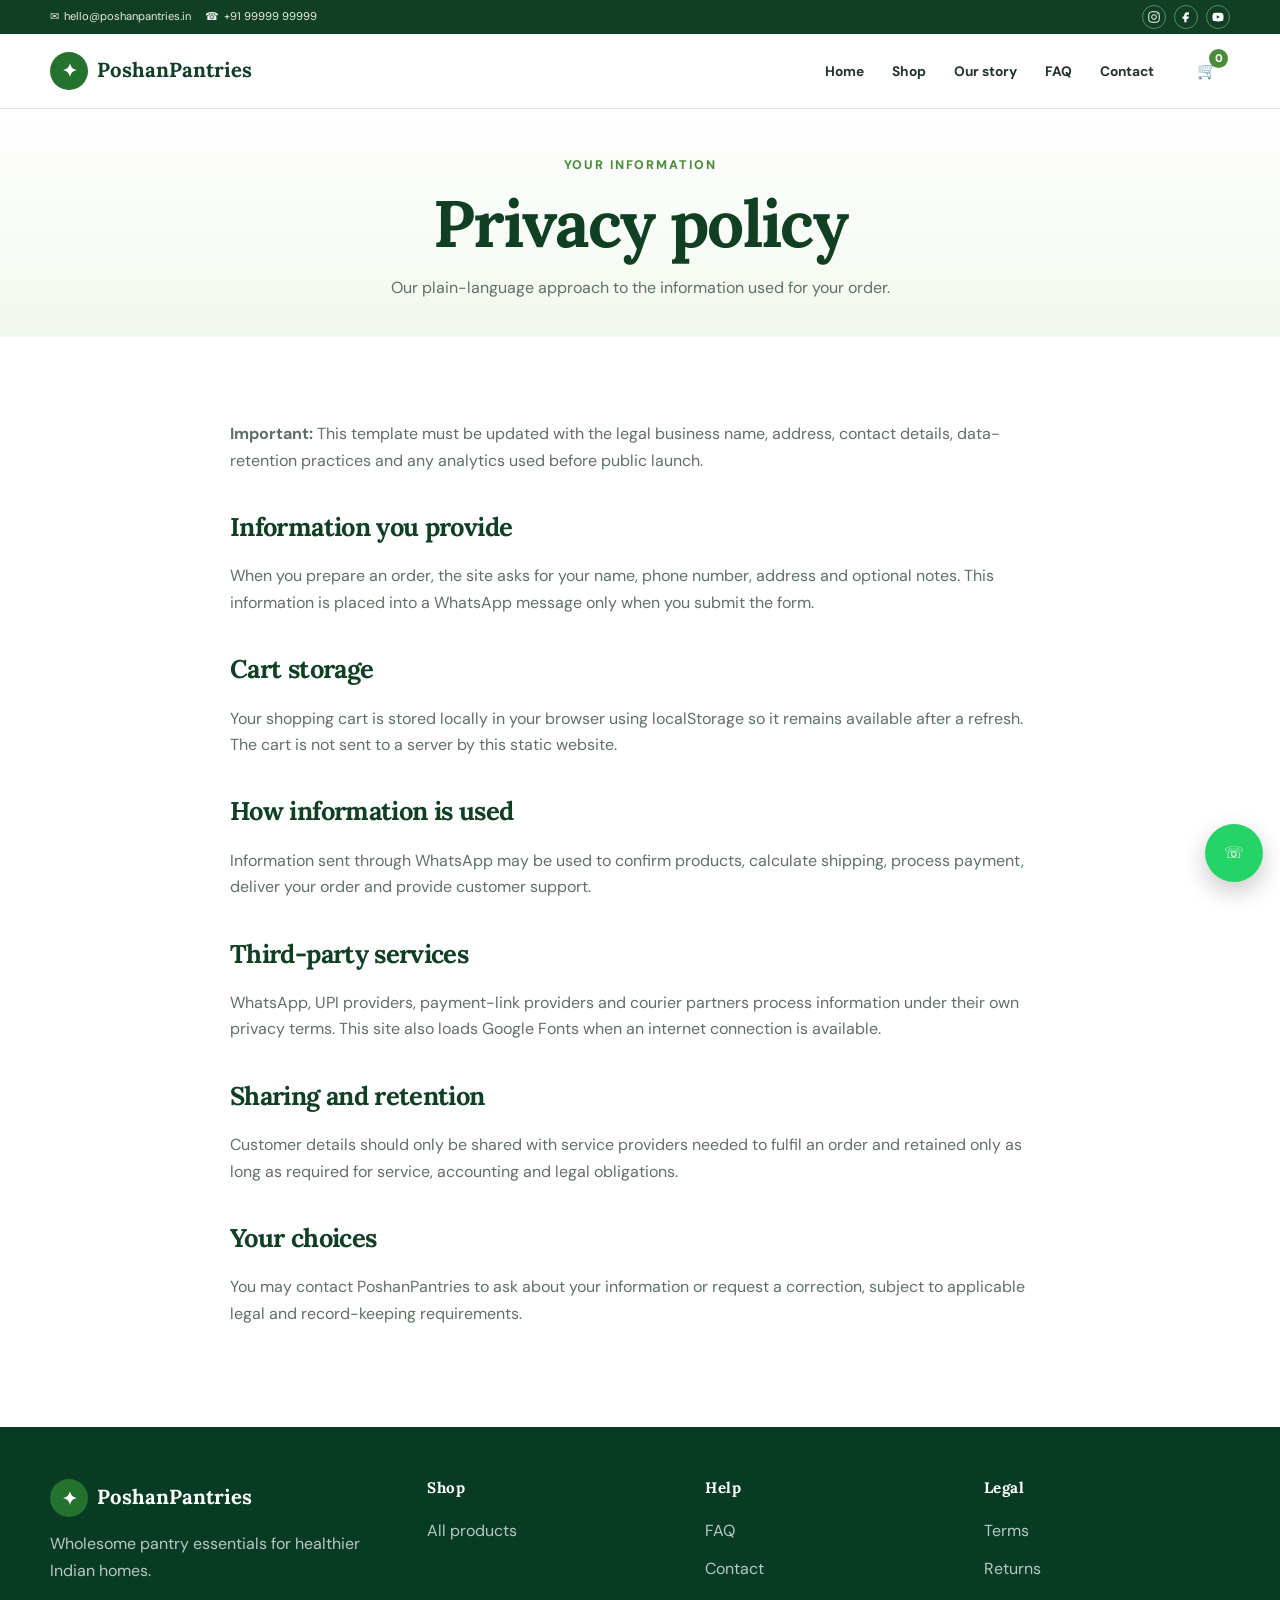
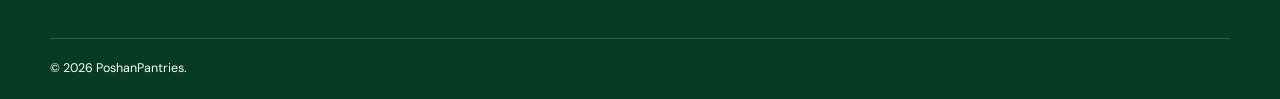
<file: privacy.html>
<!doctype html><html lang="en-IN"><head><meta charset="utf-8"><meta name="viewport" content="width=device-width,initial-scale=1"><title>Privacy Policy | PoshanPantries</title><meta name="description" content="Learn how PoshanPantries handles contact, order and delivery information submitted through the website and WhatsApp."><meta property="og:type" content="website"><meta property="og:title" content="PoshanPantries privacy policy"><meta property="og:description" content="How we handle customer information."><meta property="og:image" content="images/og-cover.svg"><meta property="og:url" content="privacy.html"><link rel="preconnect" href="https://fonts.googleapis.com"><link rel="preconnect" href="https://fonts.gstatic.com" crossorigin><link href="https://fonts.googleapis.com/css2?family=DM+Sans:wght@400;500;600;700&family=Lora:wght@600;700&display=swap" rel="stylesheet"><link rel="stylesheet" href="css/style.css"></head><body><div class="announcement">Your cart stays in your browser until you place an order</div><header class="site-header"><div class="container nav-wrap"><a class="brand" href="index.html"><span class="brand-mark">✦</span>PoshanPantries</a><nav class="main-nav" aria-label="Main navigation"><ul><li><a href="index.html">Home</a></li><li><a href="shop.html">Shop</a></li><li><a href="about.html">Our story</a></li><li><a href="faq.html">FAQ</a></li><li><a href="contact.html">Contact</a></li></ul></nav><div class="nav-actions"><a class="cart-link" href="cart.html" aria-label="View cart">🛒<span class="cart-count" data-cart-count>0</span></a><button class="nav-toggle" type="button" aria-label="Open menu" aria-expanded="false"><span></span></button></div></div></header><main><section class="page-hero"><div class="container"><span class="eyebrow">Your information</span><h1>Privacy policy</h1><p>Our plain-language approach to the information used for your order.</p></div></section><section class="section"><article class="container content-page"><p><strong>Important:</strong> This template must be updated with the legal business name, address, contact details, data-retention practices and any analytics used before public launch.</p><h2>Information you provide</h2><p>When you prepare an order, the site asks for your name, phone number, address and optional notes. This information is placed into a WhatsApp message only when you submit the form.</p><h2>Cart storage</h2><p>Your shopping cart is stored locally in your browser using localStorage so it remains available after a refresh. The cart is not sent to a server by this static website.</p><h2>How information is used</h2><p>Information sent through WhatsApp may be used to confirm products, calculate shipping, process payment, deliver your order and provide customer support.</p><h2>Third-party services</h2><p>WhatsApp, UPI providers, payment-link providers and courier partners process information under their own privacy terms. This site also loads Google Fonts when an internet connection is available.</p><h2>Sharing and retention</h2><p>Customer details should only be shared with service providers needed to fulfil an order and retained only as long as required for service, accounting and legal obligations.</p><h2>Your choices</h2><p>You may contact PoshanPantries to ask about your information or request a correction, subject to applicable legal and record-keeping requirements.</p></article></section></main><footer class="site-footer"><div class="container"><div class="footer-grid"><div><a class="brand" href="index.html"><span class="brand-mark">✦</span>PoshanPantries</a><p>Wholesome pantry essentials for healthier Indian homes.</p></div><div><h3>Shop</h3><ul class="footer-links"><li><a href="shop.html">All products</a></li></ul></div><div><h3>Help</h3><ul class="footer-links"><li><a href="faq.html">FAQ</a></li><li><a href="contact.html">Contact</a></li></ul></div><div><h3>Legal</h3><ul class="footer-links"><li><a href="terms.html">Terms</a></li><li><a href="returns.html">Returns</a></li></ul></div></div><div class="footer-bottom"><span>© <span data-year></span> PoshanPantries.</span></div></div></footer><a class="whatsapp-float" data-whatsapp aria-label="Chat on WhatsApp">☏</a><script src="js/products.js"></script><script src="js/main.js"></script></body></html>
</file>
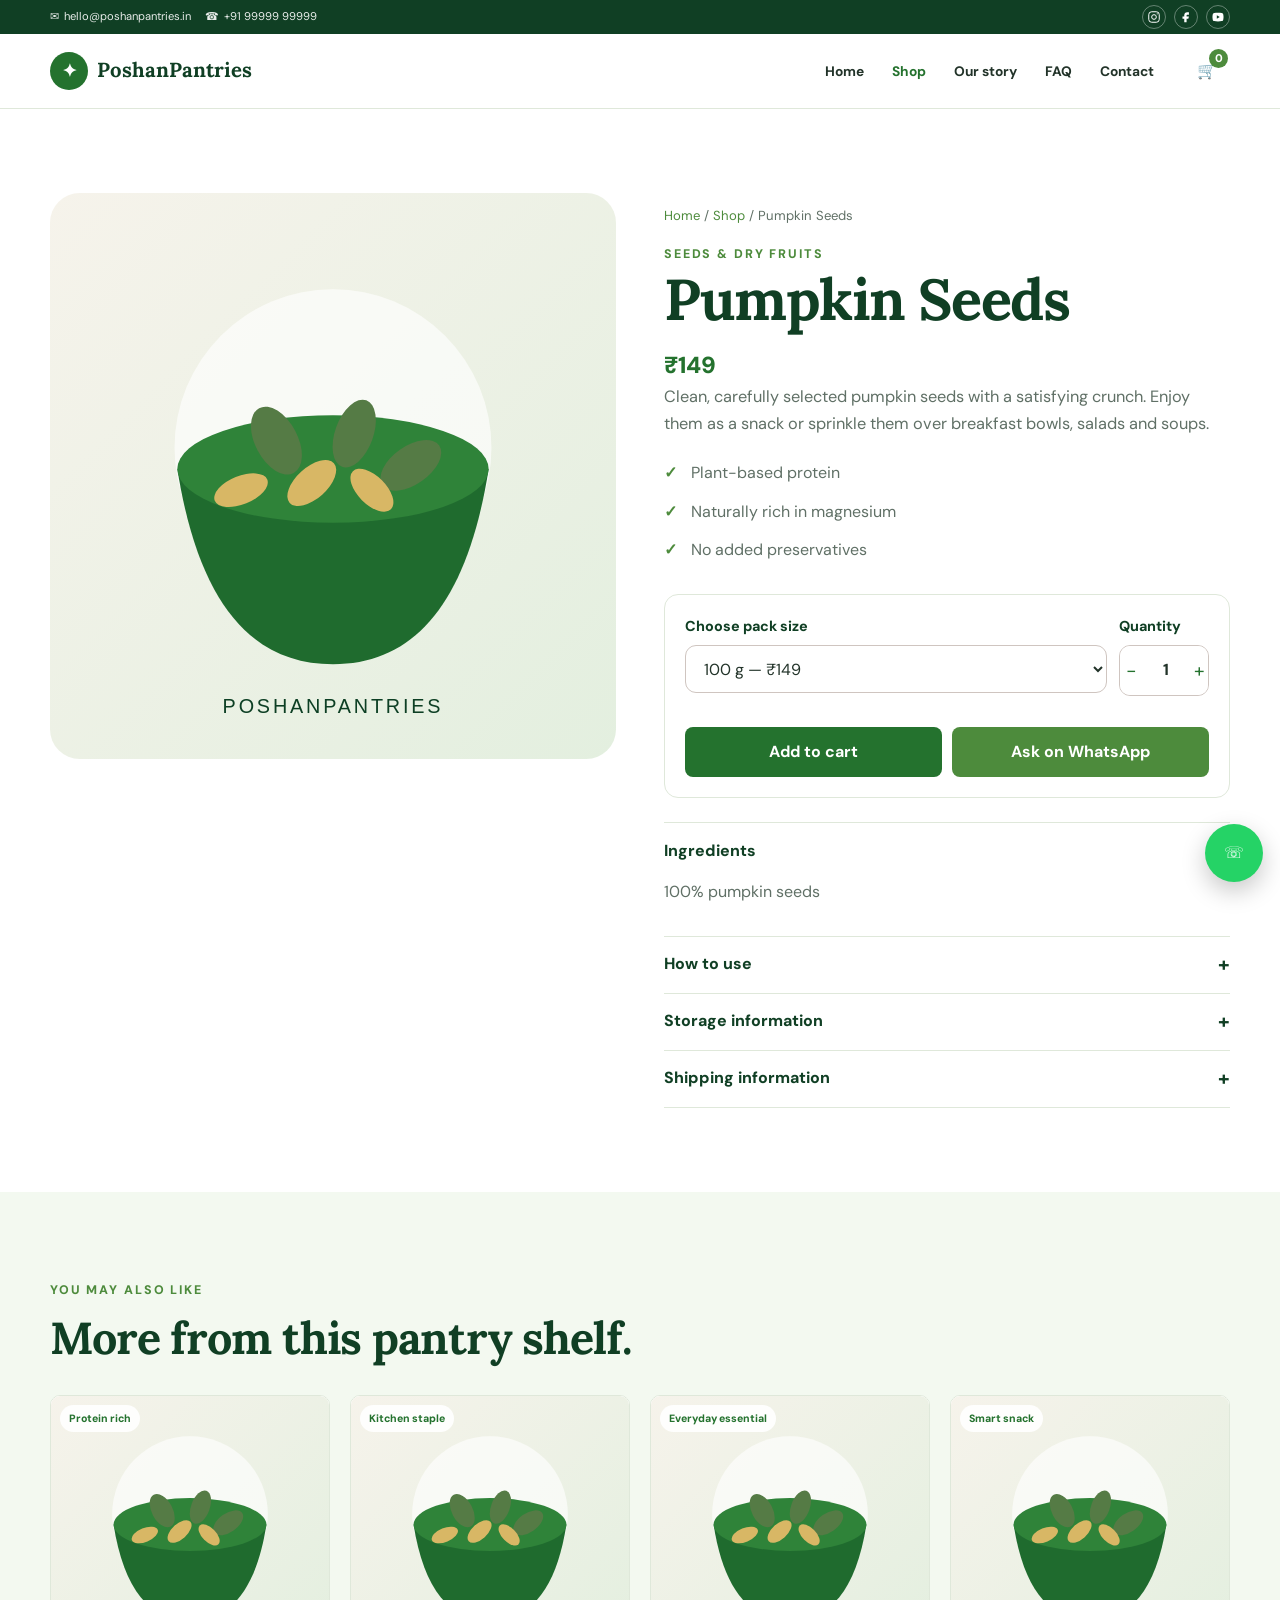
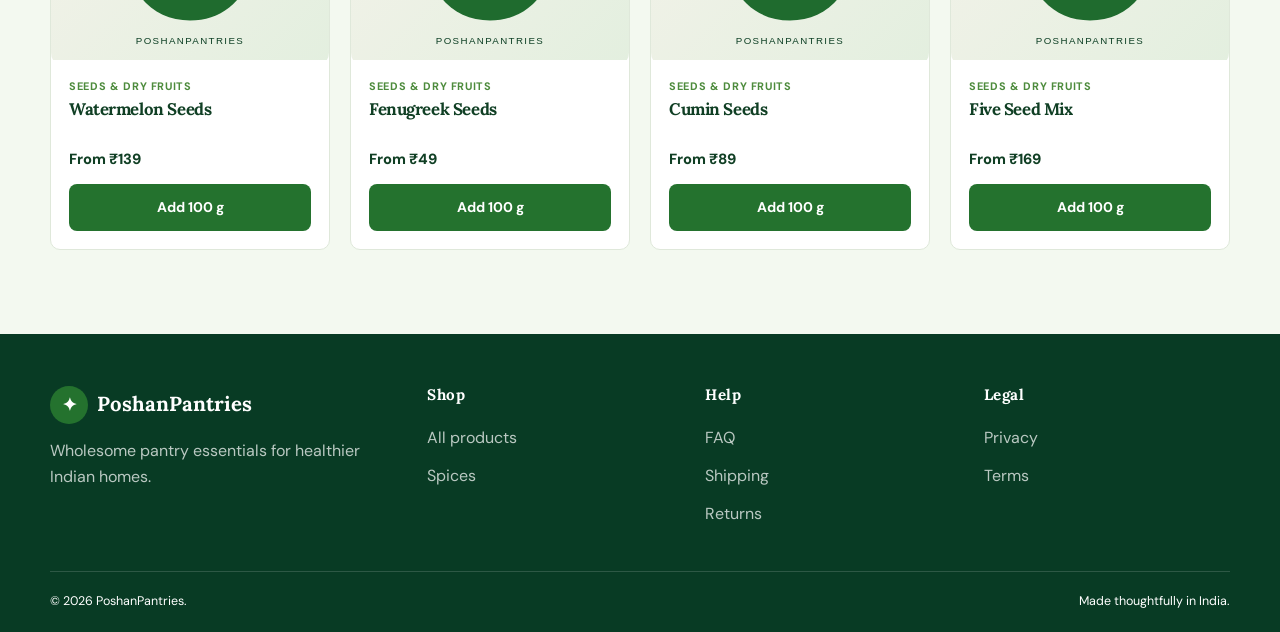
<file: product.html>
<!doctype html><html lang="en-IN"><head><meta charset="utf-8"><meta name="viewport" content="width=device-width,initial-scale=1"><title>Product Details | PoshanPantries</title><meta name="description" content="View ingredients, benefits, pack sizes and pricing for this PoshanPantries product."><meta property="og:type" content="product"><meta property="og:title" content="PoshanPantries product"><meta property="og:description" content="Wholesome pantry essentials for everyday Indian kitchens."><meta property="og:image" content="images/og-cover.svg"><meta property="og:url" content="product.html"><link rel="preconnect" href="https://fonts.googleapis.com"><link rel="preconnect" href="https://fonts.gstatic.com" crossorigin><link href="https://fonts.googleapis.com/css2?family=DM+Sans:wght@400;500;600;700&family=Lora:wght@600;700&display=swap" rel="stylesheet"><link rel="stylesheet" href="css/style.css"></head><body>
<div class="announcement">Free order consultation on WhatsApp · <strong>Freshly packed with care</strong></div><header class="site-header"><div class="container nav-wrap"><a class="brand" href="index.html"><span class="brand-mark">✦</span>PoshanPantries</a><nav class="main-nav" aria-label="Main navigation"><ul><li><a href="index.html">Home</a></li><li><a href="shop.html">Shop</a></li><li><a href="about.html">Our story</a></li><li><a href="faq.html">FAQ</a></li><li><a href="contact.html">Contact</a></li></ul></nav><div class="nav-actions"><a class="cart-link" href="cart.html" aria-label="View shopping cart">🛒<span class="cart-count" data-cart-count>0</span></a><button class="nav-toggle" type="button" aria-label="Open menu" aria-expanded="false"><span></span></button></div></div></header>
<main><section class="section"><div class="container"><div class="product-detail" data-product-detail></div></div></section><section class="section section--tint"><div class="container"><div class="section-heading"><span class="eyebrow">You may also like</span><h2>More from this pantry shelf.</h2></div><div class="product-grid" data-related-products></div></div></section></main>
<footer class="site-footer"><div class="container"><div class="footer-grid"><div><a class="brand" href="index.html"><span class="brand-mark">✦</span>PoshanPantries</a><p>Wholesome pantry essentials for healthier Indian homes.</p></div><div><h3>Shop</h3><ul class="footer-links"><li><a href="shop.html">All products</a></li><li><a href="shop.html?category=Spices">Spices</a></li></ul></div><div><h3>Help</h3><ul class="footer-links"><li><a href="faq.html">FAQ</a></li><li><a href="shipping.html">Shipping</a></li><li><a href="returns.html">Returns</a></li></ul></div><div><h3>Legal</h3><ul class="footer-links"><li><a href="privacy.html">Privacy</a></li><li><a href="terms.html">Terms</a></li></ul></div></div><div class="footer-bottom"><span>© <span data-year></span> PoshanPantries.</span><span>Made thoughtfully in India.</span></div></div></footer><a class="whatsapp-float" data-whatsapp aria-label="Chat on WhatsApp">☏</a><script src="js/products.js"></script><script src="js/main.js"></script></body></html>
</file>
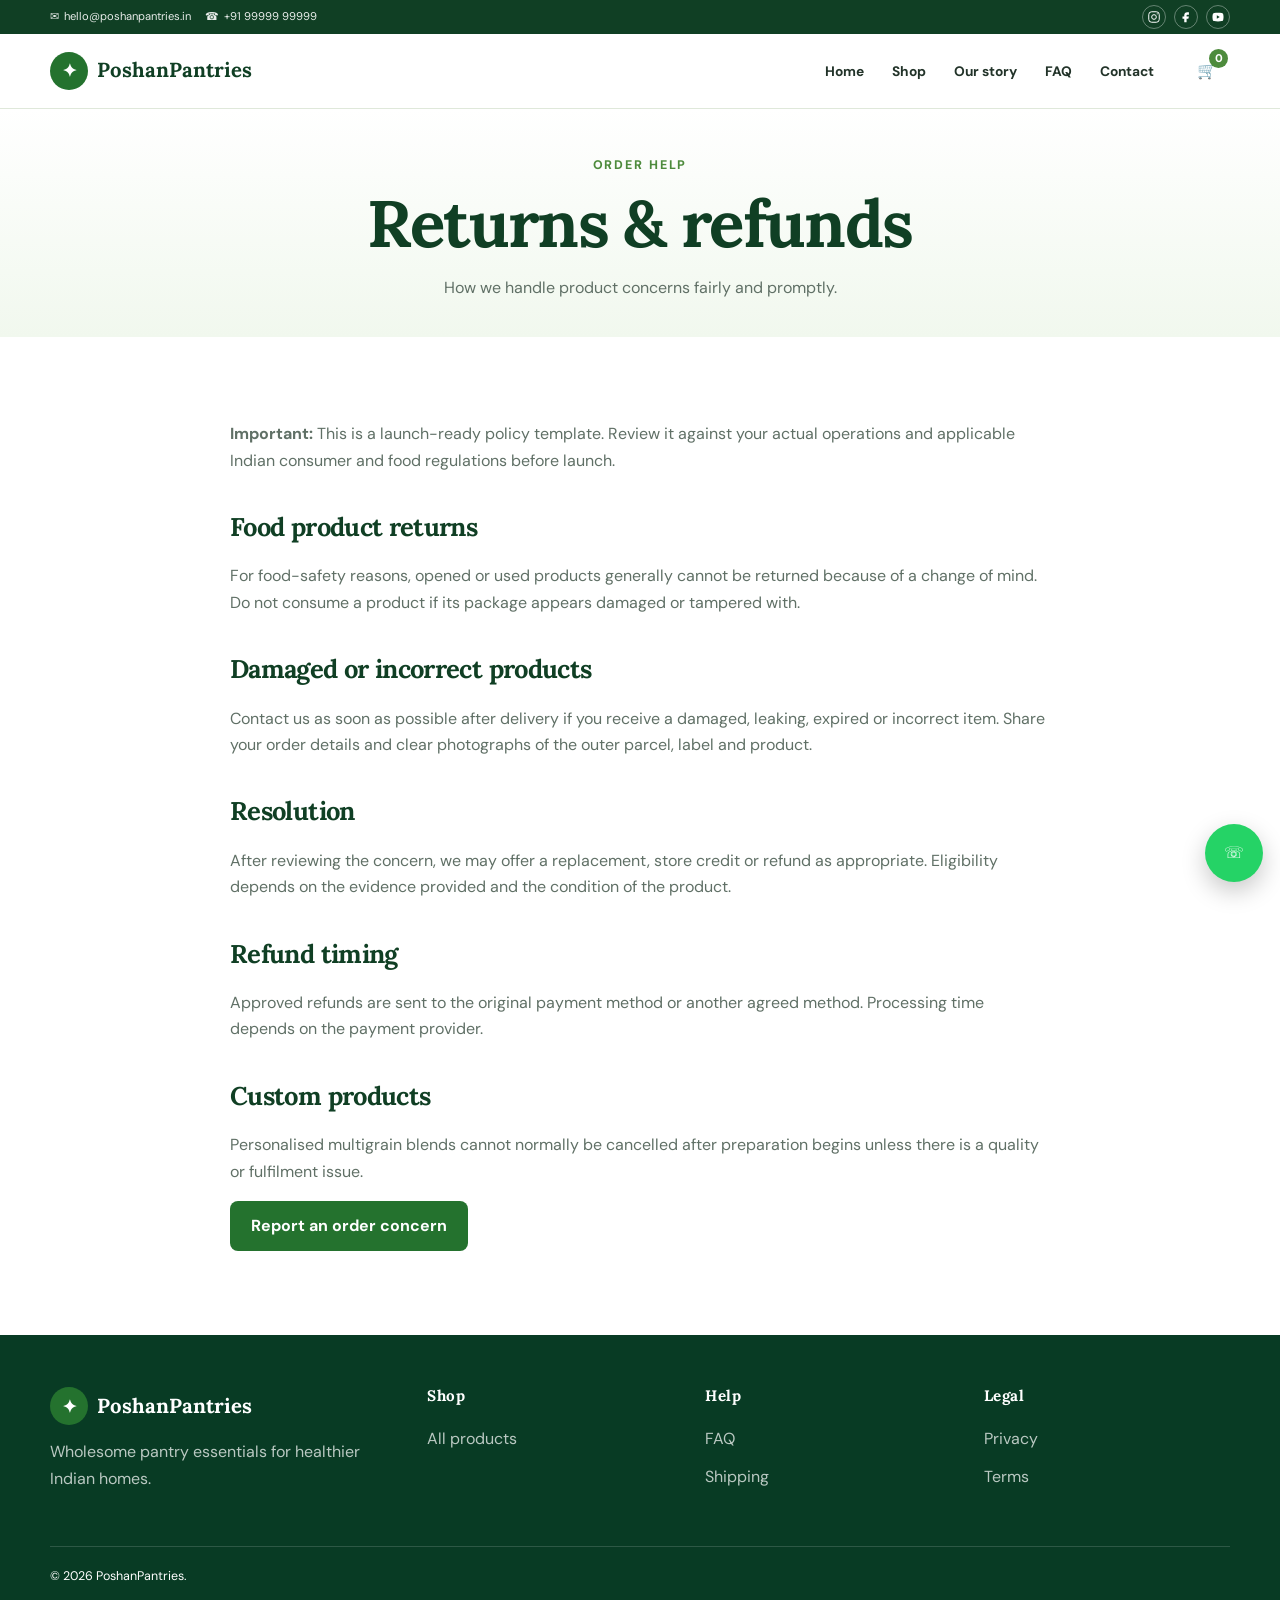
<file: returns.html>
<!doctype html><html lang="en-IN"><head><meta charset="utf-8"><meta name="viewport" content="width=device-width,initial-scale=1"><title>Returns & Refunds | PoshanPantries</title><meta name="description" content="Read the PoshanPantries returns, replacement and refund process for food and pantry products."><meta property="og:type" content="website"><meta property="og:title" content="PoshanPantries returns and refunds"><meta property="og:description" content="Our approach to damaged, incorrect and eligible product concerns."><meta property="og:image" content="images/og-cover.svg"><meta property="og:url" content="returns.html"><link rel="preconnect" href="https://fonts.googleapis.com"><link rel="preconnect" href="https://fonts.gstatic.com" crossorigin><link href="https://fonts.googleapis.com/css2?family=DM+Sans:wght@400;500;600;700&family=Lora:wght@600;700&display=swap" rel="stylesheet"><link rel="stylesheet" href="css/style.css"></head><body><div class="announcement">Questions about an order? Message us on WhatsApp</div><header class="site-header"><div class="container nav-wrap"><a class="brand" href="index.html"><span class="brand-mark">✦</span>PoshanPantries</a><nav class="main-nav" aria-label="Main navigation"><ul><li><a href="index.html">Home</a></li><li><a href="shop.html">Shop</a></li><li><a href="about.html">Our story</a></li><li><a href="faq.html">FAQ</a></li><li><a href="contact.html">Contact</a></li></ul></nav><div class="nav-actions"><a class="cart-link" href="cart.html" aria-label="View cart">🛒<span class="cart-count" data-cart-count>0</span></a><button class="nav-toggle" type="button" aria-label="Open menu" aria-expanded="false"><span></span></button></div></div></header><main><section class="page-hero"><div class="container"><span class="eyebrow">Order help</span><h1>Returns & refunds</h1><p>How we handle product concerns fairly and promptly.</p></div></section><section class="section"><article class="container content-page"><p><strong>Important:</strong> This is a launch-ready policy template. Review it against your actual operations and applicable Indian consumer and food regulations before launch.</p><h2>Food product returns</h2><p>For food-safety reasons, opened or used products generally cannot be returned because of a change of mind. Do not consume a product if its package appears damaged or tampered with.</p><h2>Damaged or incorrect products</h2><p>Contact us as soon as possible after delivery if you receive a damaged, leaking, expired or incorrect item. Share your order details and clear photographs of the outer parcel, label and product.</p><h2>Resolution</h2><p>After reviewing the concern, we may offer a replacement, store credit or refund as appropriate. Eligibility depends on the evidence provided and the condition of the product.</p><h2>Refund timing</h2><p>Approved refunds are sent to the original payment method or another agreed method. Processing time depends on the payment provider.</p><h2>Custom products</h2><p>Personalised multigrain blends cannot normally be cancelled after preparation begins unless there is a quality or fulfilment issue.</p><a class="button" data-whatsapp data-message="Namaste! I need help with a PoshanPantries return or replacement.">Report an order concern</a></article></section></main><footer class="site-footer"><div class="container"><div class="footer-grid"><div><a class="brand" href="index.html"><span class="brand-mark">✦</span>PoshanPantries</a><p>Wholesome pantry essentials for healthier Indian homes.</p></div><div><h3>Shop</h3><ul class="footer-links"><li><a href="shop.html">All products</a></li></ul></div><div><h3>Help</h3><ul class="footer-links"><li><a href="faq.html">FAQ</a></li><li><a href="shipping.html">Shipping</a></li></ul></div><div><h3>Legal</h3><ul class="footer-links"><li><a href="privacy.html">Privacy</a></li><li><a href="terms.html">Terms</a></li></ul></div></div><div class="footer-bottom"><span>© <span data-year></span> PoshanPantries.</span></div></div></footer><a class="whatsapp-float" data-whatsapp aria-label="Chat on WhatsApp">☏</a><script src="js/products.js"></script><script src="js/main.js"></script></body></html>
</file>
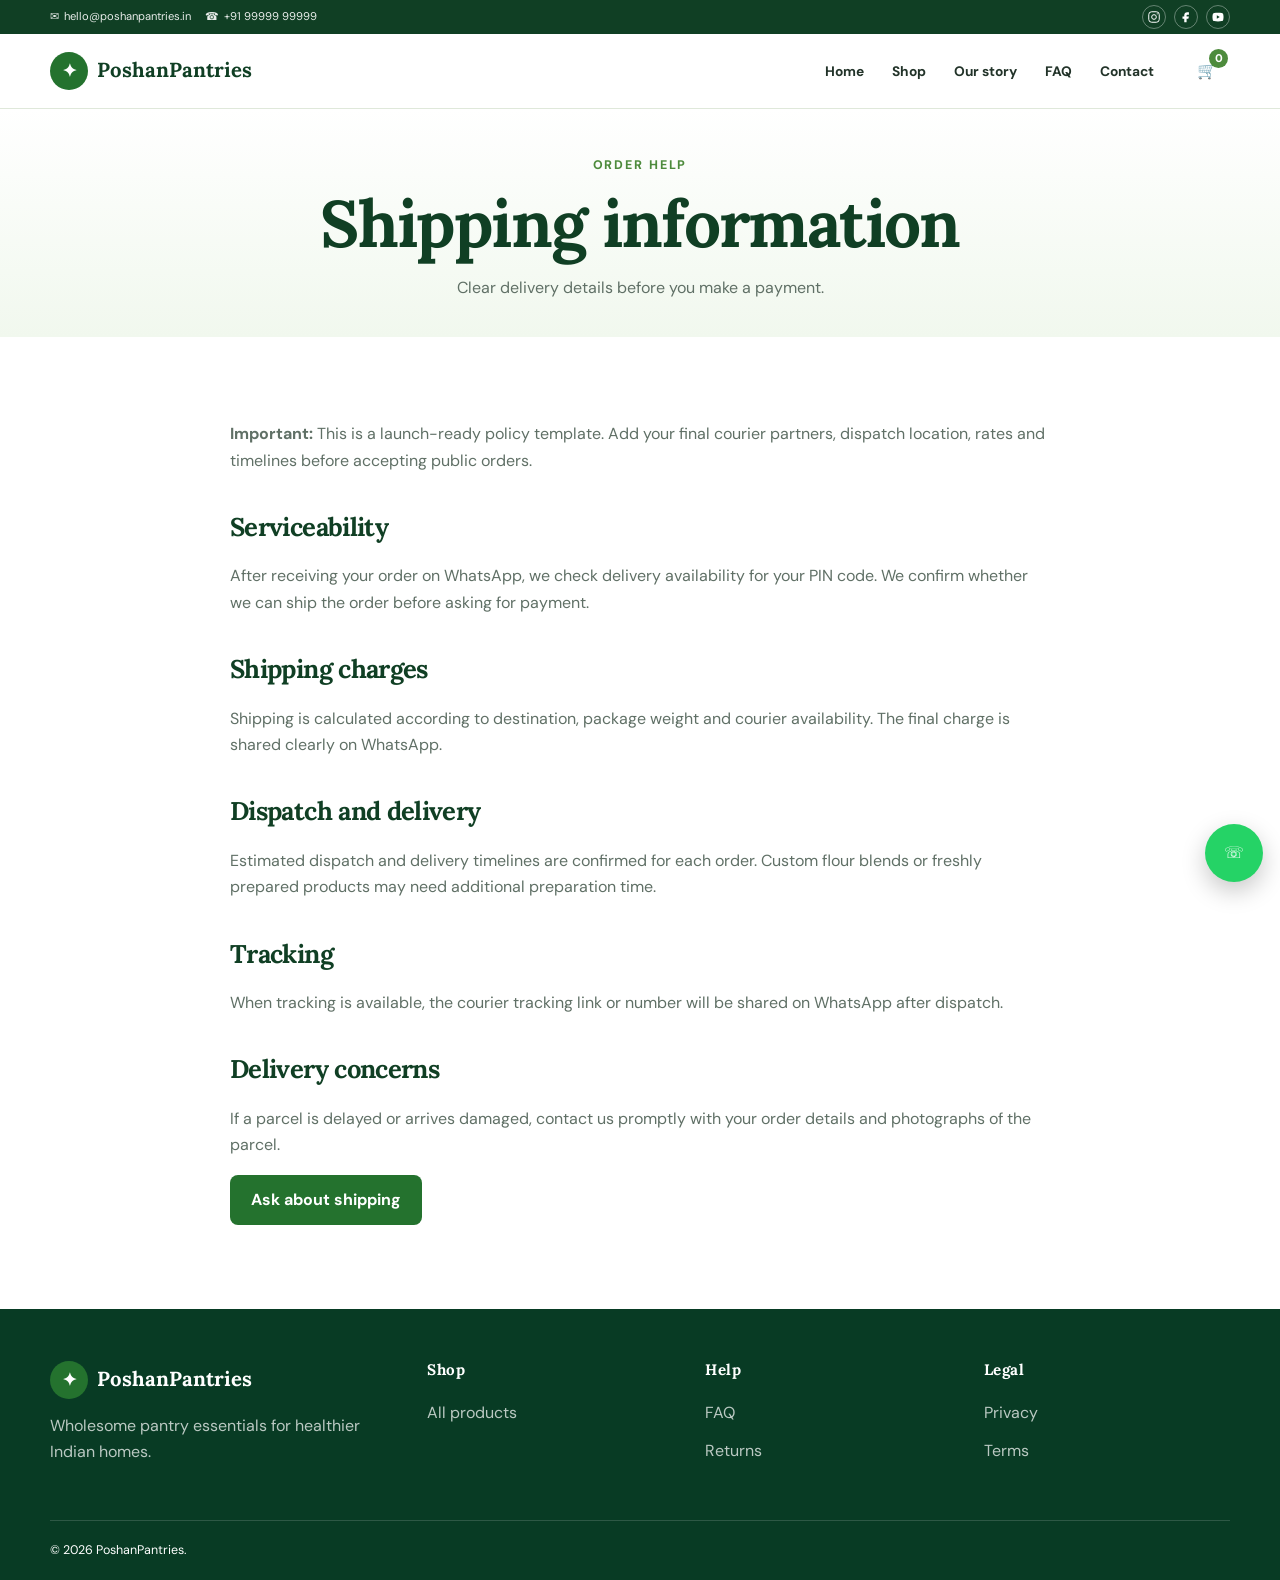
<file: shipping.html>
<!doctype html><html lang="en-IN"><head><meta charset="utf-8"><meta name="viewport" content="width=device-width,initial-scale=1"><title>Shipping Information | PoshanPantries</title><meta name="description" content="Learn how PoshanPantries confirms shipping charges, serviceability, dispatch and delivery for WhatsApp orders."><meta property="og:type" content="website"><meta property="og:title" content="PoshanPantries shipping information"><meta property="og:description" content="How shipping and delivery work for your order."><meta property="og:image" content="images/og-cover.svg"><meta property="og:url" content="shipping.html"><link rel="preconnect" href="https://fonts.googleapis.com"><link rel="preconnect" href="https://fonts.gstatic.com" crossorigin><link href="https://fonts.googleapis.com/css2?family=DM+Sans:wght@400;500;600;700&family=Lora:wght@600;700&display=swap" rel="stylesheet"><link rel="stylesheet" href="css/style.css"></head><body><div class="announcement">Shipping details are confirmed before payment</div><header class="site-header"><div class="container nav-wrap"><a class="brand" href="index.html"><span class="brand-mark">✦</span>PoshanPantries</a><nav class="main-nav" aria-label="Main navigation"><ul><li><a href="index.html">Home</a></li><li><a href="shop.html">Shop</a></li><li><a href="about.html">Our story</a></li><li><a href="faq.html">FAQ</a></li><li><a href="contact.html">Contact</a></li></ul></nav><div class="nav-actions"><a class="cart-link" href="cart.html" aria-label="View cart">🛒<span class="cart-count" data-cart-count>0</span></a><button class="nav-toggle" type="button" aria-label="Open menu" aria-expanded="false"><span></span></button></div></div></header><main><section class="page-hero"><div class="container"><span class="eyebrow">Order help</span><h1>Shipping information</h1><p>Clear delivery details before you make a payment.</p></div></section><section class="section"><article class="container content-page"><p><strong>Important:</strong> This is a launch-ready policy template. Add your final courier partners, dispatch location, rates and timelines before accepting public orders.</p><h2>Serviceability</h2><p>After receiving your order on WhatsApp, we check delivery availability for your PIN code. We confirm whether we can ship the order before asking for payment.</p><h2>Shipping charges</h2><p>Shipping is calculated according to destination, package weight and courier availability. The final charge is shared clearly on WhatsApp.</p><h2>Dispatch and delivery</h2><p>Estimated dispatch and delivery timelines are confirmed for each order. Custom flour blends or freshly prepared products may need additional preparation time.</p><h2>Tracking</h2><p>When tracking is available, the courier tracking link or number will be shared on WhatsApp after dispatch.</p><h2>Delivery concerns</h2><p>If a parcel is delayed or arrives damaged, contact us promptly with your order details and photographs of the parcel.</p><a class="button" data-whatsapp data-message="Namaste! I need help with shipping for my PoshanPantries order.">Ask about shipping</a></article></section></main><footer class="site-footer"><div class="container"><div class="footer-grid"><div><a class="brand" href="index.html"><span class="brand-mark">✦</span>PoshanPantries</a><p>Wholesome pantry essentials for healthier Indian homes.</p></div><div><h3>Shop</h3><ul class="footer-links"><li><a href="shop.html">All products</a></li></ul></div><div><h3>Help</h3><ul class="footer-links"><li><a href="faq.html">FAQ</a></li><li><a href="returns.html">Returns</a></li></ul></div><div><h3>Legal</h3><ul class="footer-links"><li><a href="privacy.html">Privacy</a></li><li><a href="terms.html">Terms</a></li></ul></div></div><div class="footer-bottom"><span>© <span data-year></span> PoshanPantries.</span></div></div></footer><a class="whatsapp-float" data-whatsapp aria-label="Chat on WhatsApp">☏</a><script src="js/products.js"></script><script src="js/main.js"></script></body></html>
</file>
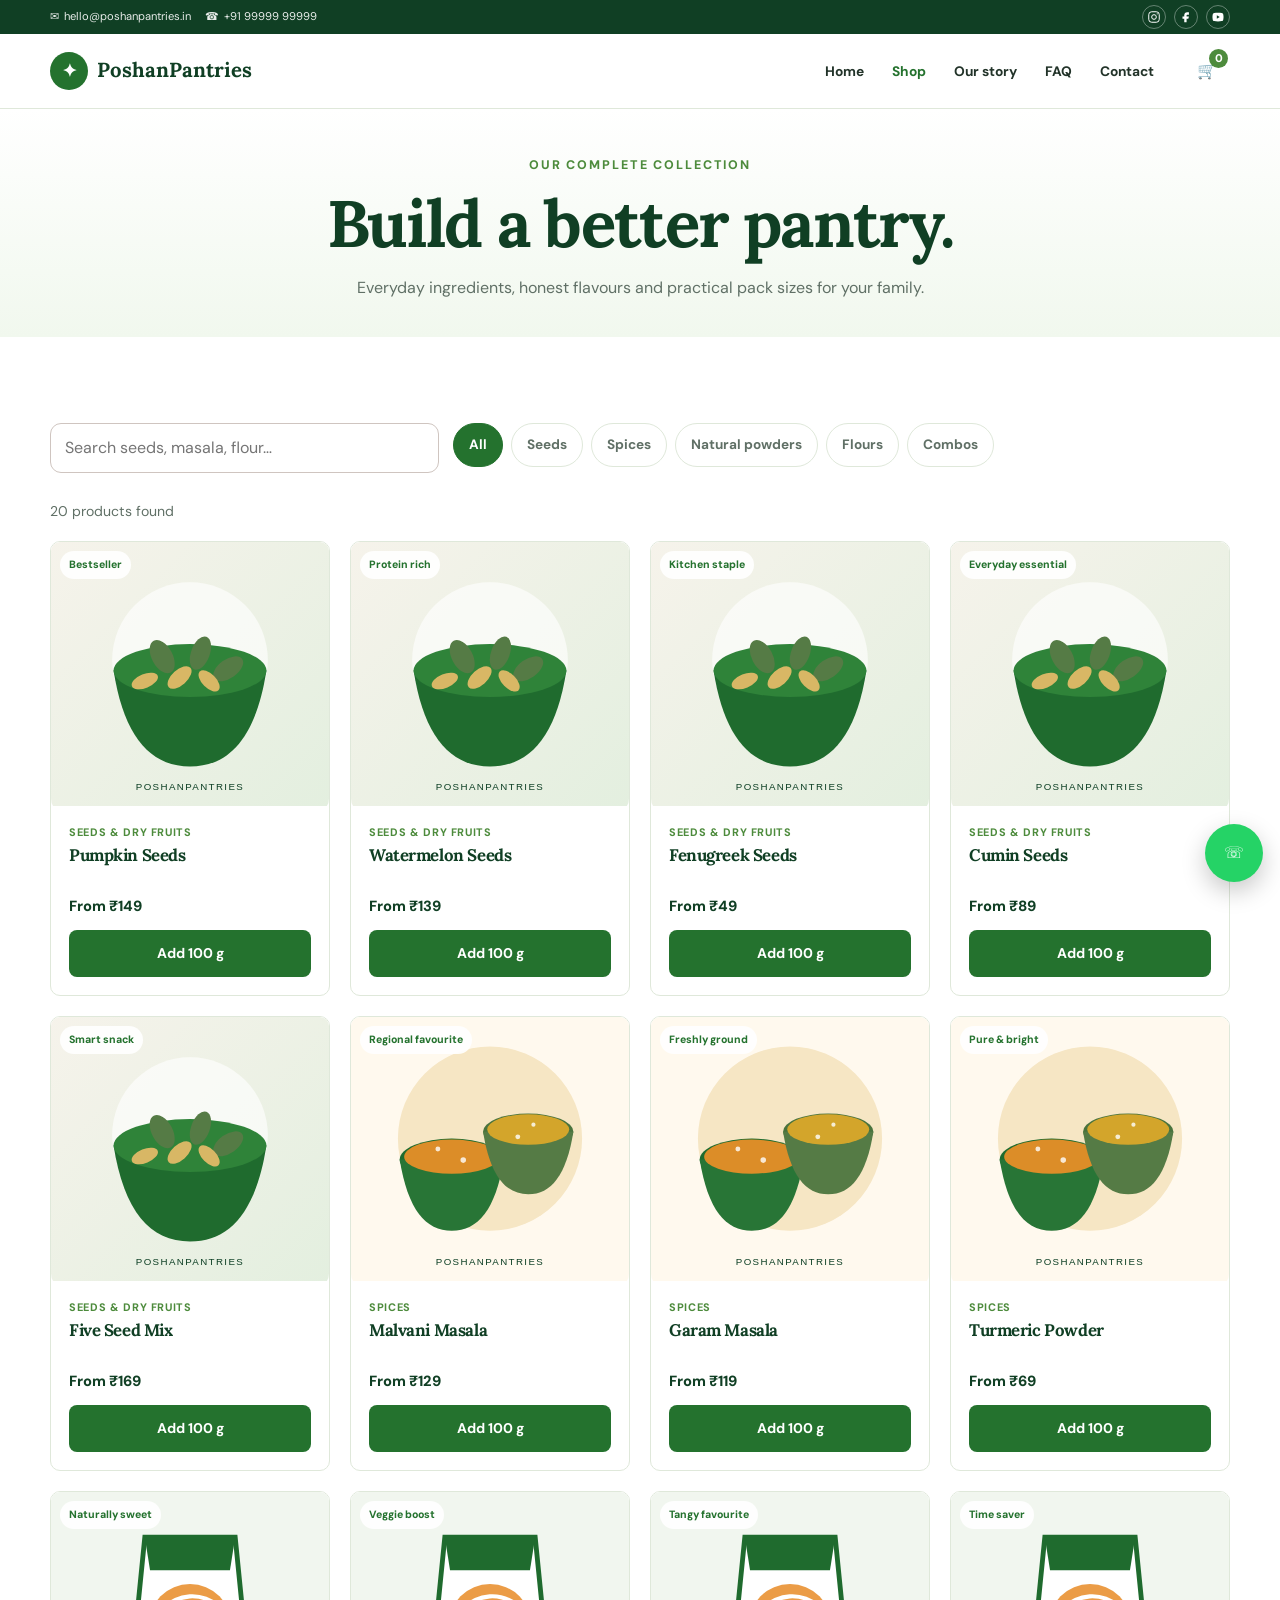
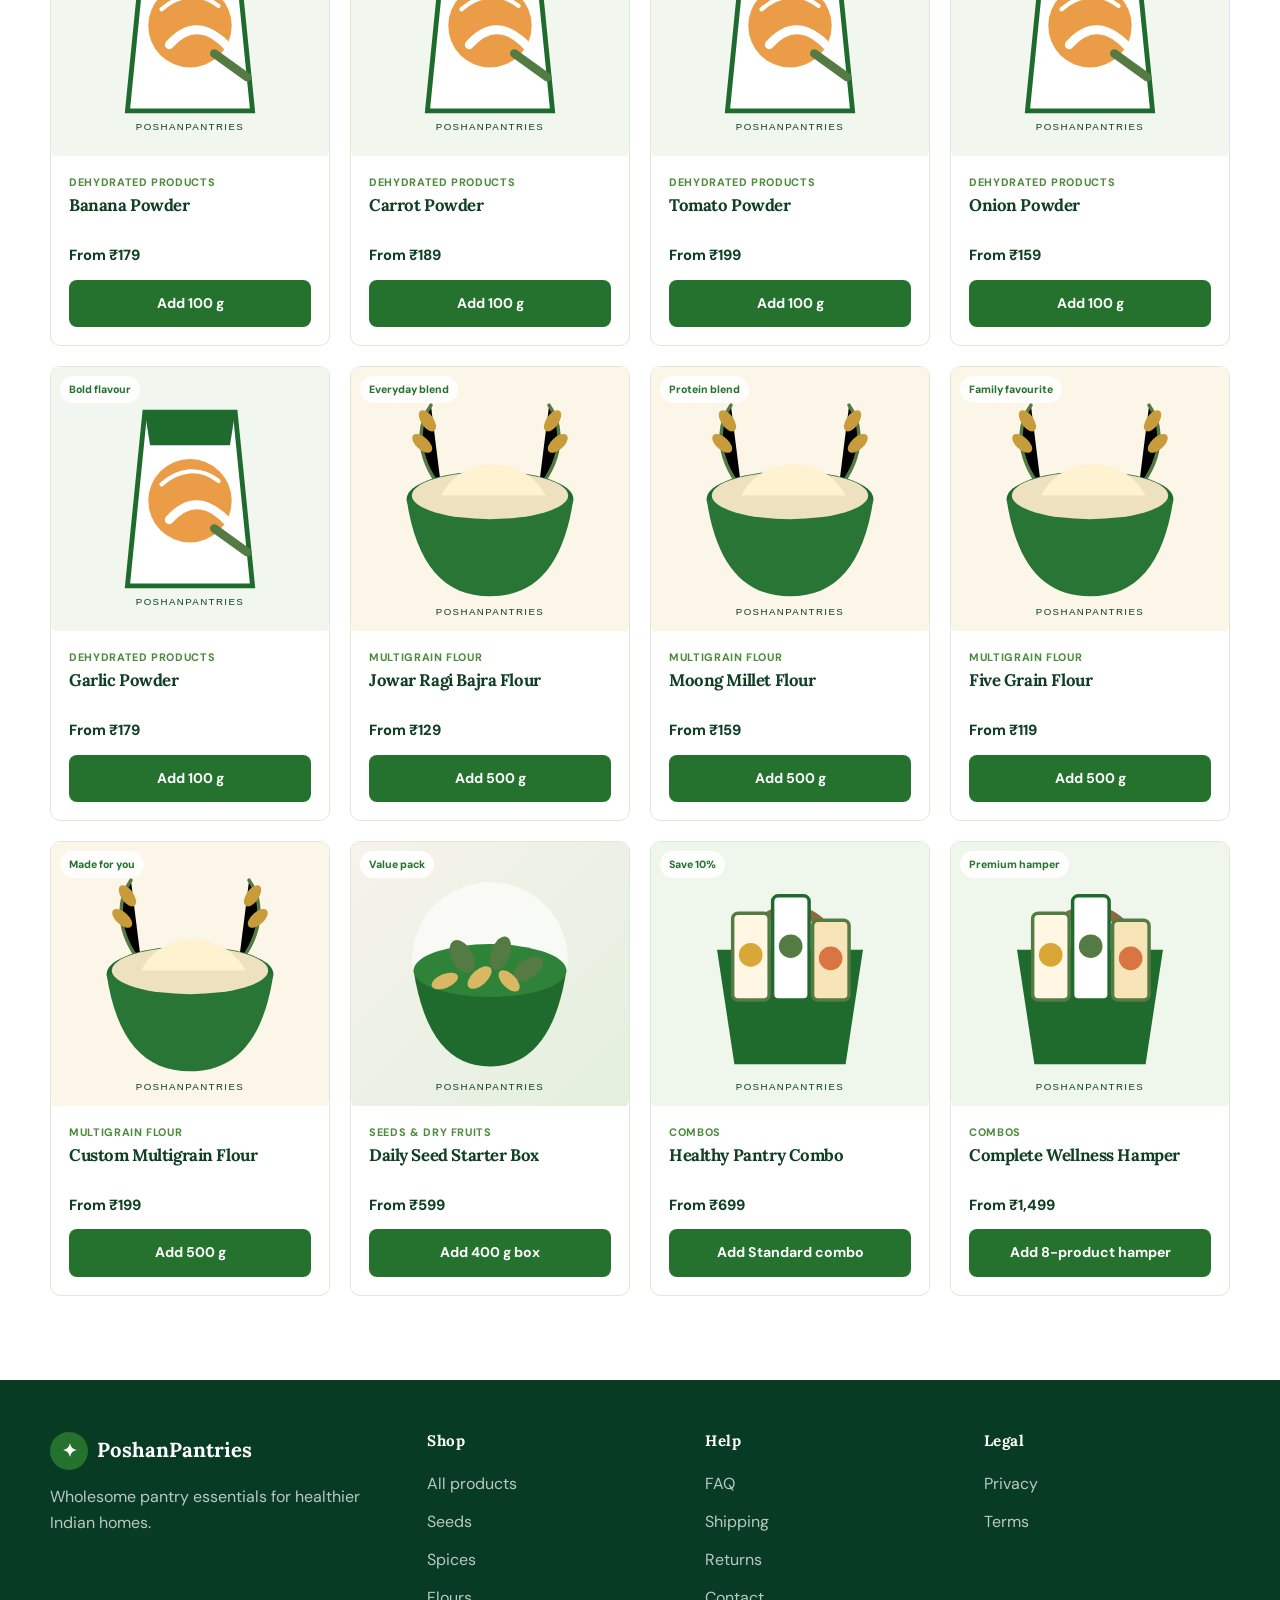
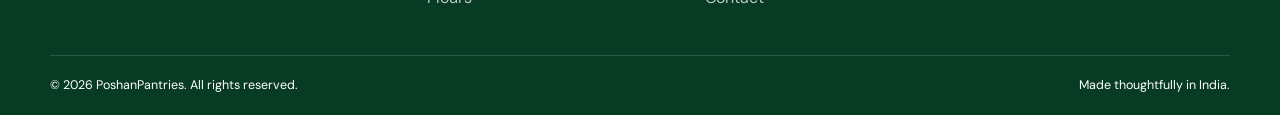
<file: shop.html>
<!doctype html><html lang="en-IN"><head><meta charset="utf-8"><meta name="viewport" content="width=device-width,initial-scale=1"><title>Shop Healthy Pantry Products | PoshanPantries</title><meta name="description" content="Browse PoshanPantries seeds, spices, dehydrated powders, multigrain flours and healthy pantry combos in convenient pack sizes."><meta property="og:type" content="website"><meta property="og:title" content="Shop the PoshanPantries collection"><meta property="og:description" content="Find wholesome pantry staples for everyday Indian cooking."><meta property="og:image" content="images/og-cover.svg"><meta property="og:url" content="shop.html"><link rel="preconnect" href="https://fonts.googleapis.com"><link rel="preconnect" href="https://fonts.gstatic.com" crossorigin><link href="https://fonts.googleapis.com/css2?family=DM+Sans:wght@400;500;600;700&family=Lora:wght@600;700&display=swap" rel="stylesheet"><link rel="stylesheet" href="css/style.css"></head><body>
<div class="announcement">Free order consultation on WhatsApp · <strong>Freshly packed with care</strong></div><header class="site-header"><div class="container nav-wrap"><a class="brand" href="index.html"><span class="brand-mark">✦</span>PoshanPantries</a><nav class="main-nav" aria-label="Main navigation"><ul><li><a href="index.html">Home</a></li><li><a href="shop.html">Shop</a></li><li><a href="about.html">Our story</a></li><li><a href="faq.html">FAQ</a></li><li><a href="contact.html">Contact</a></li></ul></nav><div class="nav-actions"><a class="cart-link" href="cart.html" aria-label="View shopping cart">🛒<span class="cart-count" data-cart-count>0</span></a><button class="nav-toggle" type="button" aria-label="Open menu" aria-expanded="false"><span></span></button></div></div></header>
<main><section class="page-hero"><div class="container"><span class="eyebrow">Our complete collection</span><h1>Build a better pantry.</h1><p>Everyday ingredients, honest flavours and practical pack sizes for your family.</p></div></section><section class="section"><div class="container"><div class="shop-tools"><label><span class="visually-hidden">Search products</span><input class="search-input" type="search" placeholder="Search seeds, masala, flour…" data-product-search></label><div class="filter-chips" aria-label="Filter products by category"><button class="filter-chip active" type="button" data-filter="All">All</button><button class="filter-chip" type="button" data-filter="Seeds & Dry Fruits">Seeds</button><button class="filter-chip" type="button" data-filter="Spices">Spices</button><button class="filter-chip" type="button" data-filter="Dehydrated Products">Natural powders</button><button class="filter-chip" type="button" data-filter="Multigrain Flour">Flours</button><button class="filter-chip" type="button" data-filter="Combos">Combos</button></div></div><p class="results-meta" data-results-count></p><div class="product-grid" data-shop-grid></div></div></section></main>
<footer class="site-footer"><div class="container"><div class="footer-grid"><div><a class="brand" href="index.html"><span class="brand-mark">✦</span>PoshanPantries</a><p>Wholesome pantry essentials for healthier Indian homes.</p></div><div><h3>Shop</h3><ul class="footer-links"><li><a href="shop.html">All products</a></li><li><a href="shop.html?category=Seeds%20%26%20Dry%20Fruits">Seeds</a></li><li><a href="shop.html?category=Spices">Spices</a></li><li><a href="shop.html?category=Multigrain%20Flour">Flours</a></li></ul></div><div><h3>Help</h3><ul class="footer-links"><li><a href="faq.html">FAQ</a></li><li><a href="shipping.html">Shipping</a></li><li><a href="returns.html">Returns</a></li><li><a href="contact.html">Contact</a></li></ul></div><div><h3>Legal</h3><ul class="footer-links"><li><a href="privacy.html">Privacy</a></li><li><a href="terms.html">Terms</a></li></ul></div></div><div class="footer-bottom"><span>© <span data-year></span> PoshanPantries. All rights reserved.</span><span>Made thoughtfully in India.</span></div></div></footer><a class="whatsapp-float" data-whatsapp aria-label="Chat on WhatsApp">☏</a><script src="js/products.js"></script><script src="js/main.js"></script></body></html>
</file>
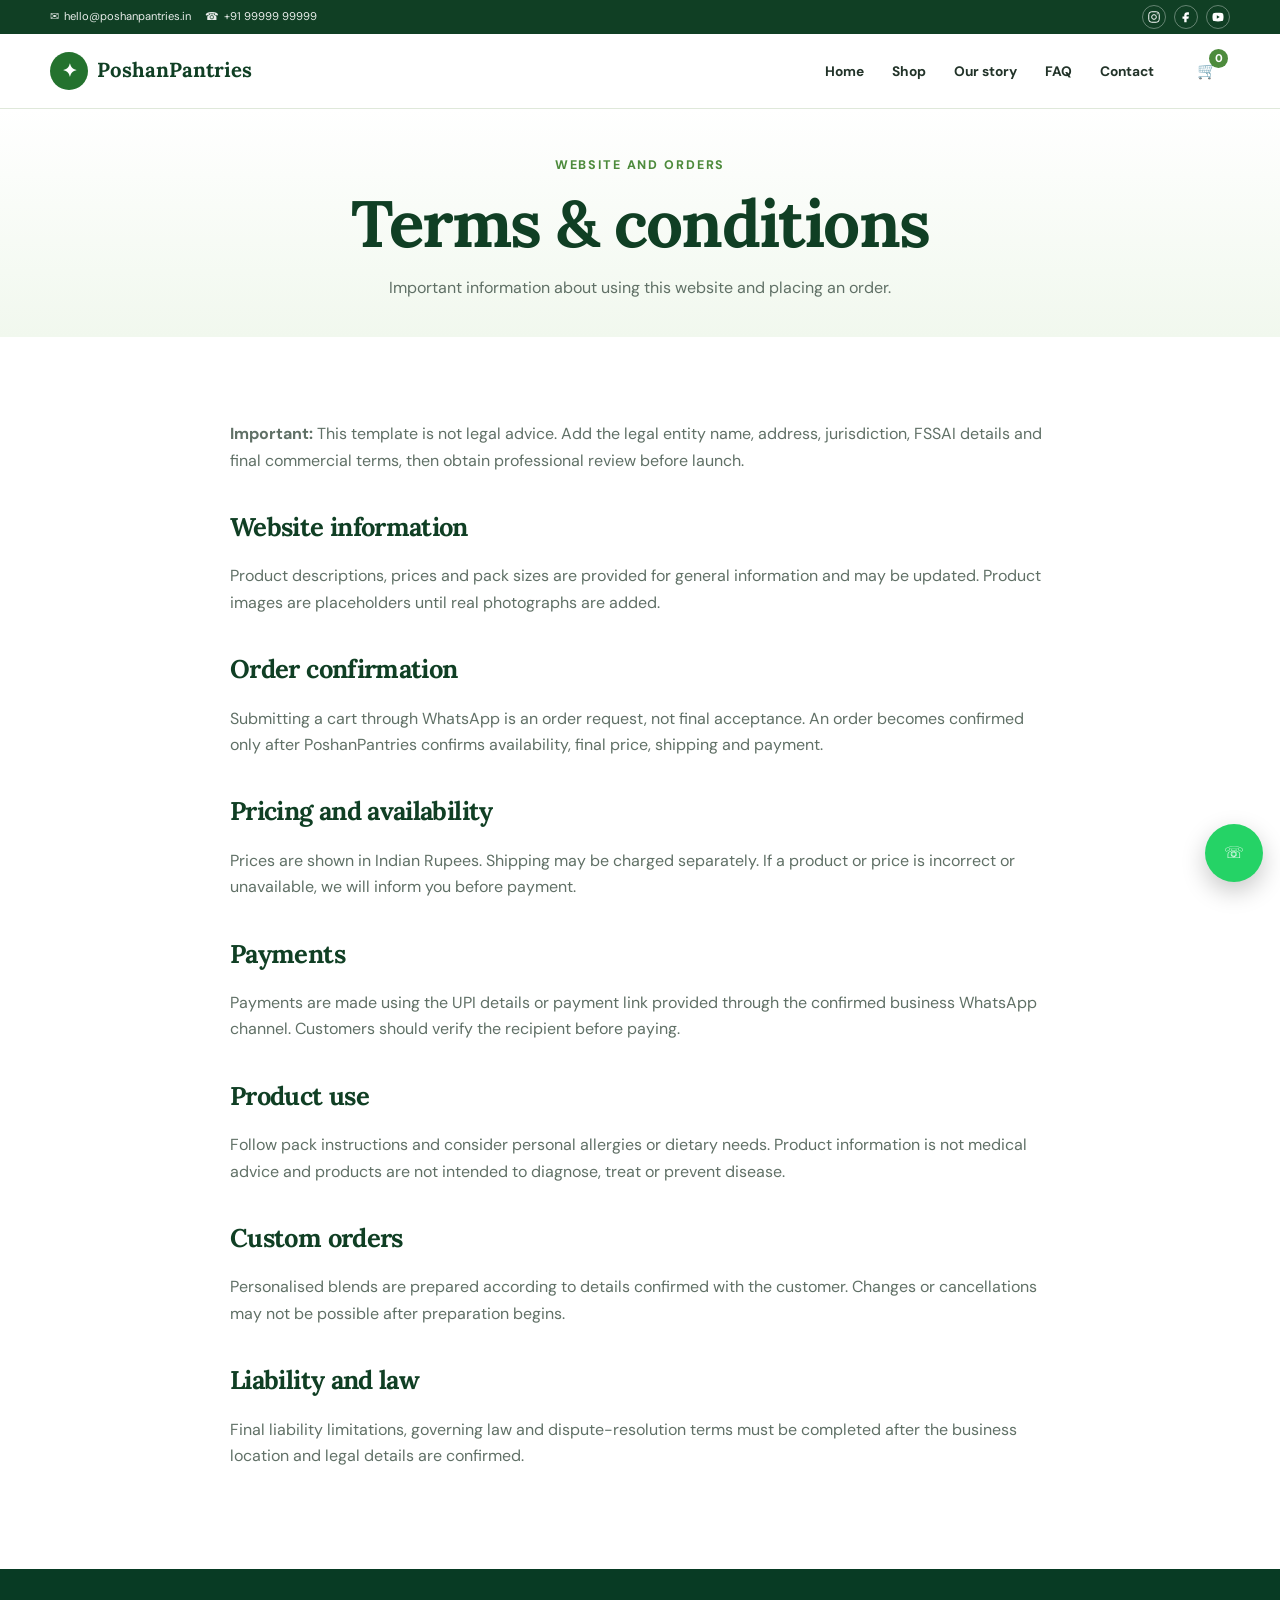
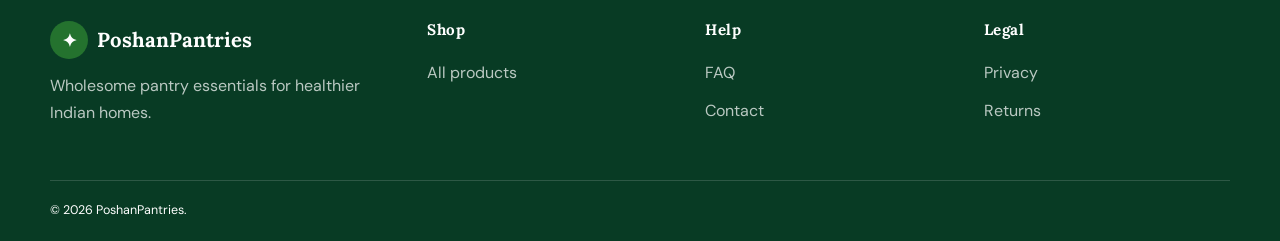
<file: terms.html>
<!doctype html><html lang="en-IN"><head><meta charset="utf-8"><meta name="viewport" content="width=device-width,initial-scale=1"><title>Terms & Conditions | PoshanPantries</title><meta name="description" content="Read the terms for using the PoshanPantries website and placing orders through WhatsApp."><meta property="og:type" content="website"><meta property="og:title" content="PoshanPantries terms and conditions"><meta property="og:description" content="Terms for website use and WhatsApp ordering."><meta property="og:image" content="images/og-cover.svg"><meta property="og:url" content="terms.html"><link rel="preconnect" href="https://fonts.googleapis.com"><link rel="preconnect" href="https://fonts.gstatic.com" crossorigin><link href="https://fonts.googleapis.com/css2?family=DM+Sans:wght@400;500;600;700&family=Lora:wght@600;700&display=swap" rel="stylesheet"><link rel="stylesheet" href="css/style.css"></head><body><div class="announcement">Orders are final only after WhatsApp confirmation</div><header class="site-header"><div class="container nav-wrap"><a class="brand" href="index.html"><span class="brand-mark">✦</span>PoshanPantries</a><nav class="main-nav" aria-label="Main navigation"><ul><li><a href="index.html">Home</a></li><li><a href="shop.html">Shop</a></li><li><a href="about.html">Our story</a></li><li><a href="faq.html">FAQ</a></li><li><a href="contact.html">Contact</a></li></ul></nav><div class="nav-actions"><a class="cart-link" href="cart.html" aria-label="View cart">🛒<span class="cart-count" data-cart-count>0</span></a><button class="nav-toggle" type="button" aria-label="Open menu" aria-expanded="false"><span></span></button></div></div></header><main><section class="page-hero"><div class="container"><span class="eyebrow">Website and orders</span><h1>Terms & conditions</h1><p>Important information about using this website and placing an order.</p></div></section><section class="section"><article class="container content-page"><p><strong>Important:</strong> This template is not legal advice. Add the legal entity name, address, jurisdiction, FSSAI details and final commercial terms, then obtain professional review before launch.</p><h2>Website information</h2><p>Product descriptions, prices and pack sizes are provided for general information and may be updated. Product images are placeholders until real photographs are added.</p><h2>Order confirmation</h2><p>Submitting a cart through WhatsApp is an order request, not final acceptance. An order becomes confirmed only after PoshanPantries confirms availability, final price, shipping and payment.</p><h2>Pricing and availability</h2><p>Prices are shown in Indian Rupees. Shipping may be charged separately. If a product or price is incorrect or unavailable, we will inform you before payment.</p><h2>Payments</h2><p>Payments are made using the UPI details or payment link provided through the confirmed business WhatsApp channel. Customers should verify the recipient before paying.</p><h2>Product use</h2><p>Follow pack instructions and consider personal allergies or dietary needs. Product information is not medical advice and products are not intended to diagnose, treat or prevent disease.</p><h2>Custom orders</h2><p>Personalised blends are prepared according to details confirmed with the customer. Changes or cancellations may not be possible after preparation begins.</p><h2>Liability and law</h2><p>Final liability limitations, governing law and dispute-resolution terms must be completed after the business location and legal details are confirmed.</p></article></section></main><footer class="site-footer"><div class="container"><div class="footer-grid"><div><a class="brand" href="index.html"><span class="brand-mark">✦</span>PoshanPantries</a><p>Wholesome pantry essentials for healthier Indian homes.</p></div><div><h3>Shop</h3><ul class="footer-links"><li><a href="shop.html">All products</a></li></ul></div><div><h3>Help</h3><ul class="footer-links"><li><a href="faq.html">FAQ</a></li><li><a href="contact.html">Contact</a></li></ul></div><div><h3>Legal</h3><ul class="footer-links"><li><a href="privacy.html">Privacy</a></li><li><a href="returns.html">Returns</a></li></ul></div></div><div class="footer-bottom"><span>© <span data-year></span> PoshanPantries.</span></div></div></footer><a class="whatsapp-float" data-whatsapp aria-label="Chat on WhatsApp">☏</a><script src="js/products.js"></script><script src="js/main.js"></script></body></html>
</file>
<file: css/style.css>
/* ================================================================
   PoshanPantries — shared stylesheet
   Mobile-first: base rules target phones; larger layouts follow.
   Brand colours can be changed once here in :root.
   ================================================================ */

:root {
  --green-deep: #24722e;
  --forest: #103f24;
  --green: #4d8b3c;
  --green-bright: #73ad45;
  --green-pale: #eaf4dc;
  --cream: #ffffff;
  --white: #ffffff;
  --ink: #223329;
  --muted: #607066;
  --line: #dfe8da;
  --gold: #d5ae50;
  --danger: #746321;
  --shadow: 0 14px 36px rgba(16, 63, 36, 0.10);
  --radius: 14px;
  --radius-sm: 11px;
  --container: 1180px;
}

* { box-sizing: border-box; }
html { scroll-behavior: smooth; }
body {
  margin: 0;
  overflow-x: hidden;
  color: var(--ink);
  background: var(--white);
  font-family: "DM Sans", Arial, sans-serif;
  font-size: 16px;
  line-height: 1.65;
  -webkit-font-smoothing: antialiased;
}
body.menu-open { overflow: hidden; }
img { display: block; max-width: 100%; }
a { color: inherit; text-decoration: none; }
button, input, select, textarea { font: inherit; }
button, .button, input[type="submit"] { min-height: 44px; }
button { cursor: pointer; }
h1, h2, h3, h4, p { margin-top: 0; }
h1, h2, h3, h4 {
  color: var(--forest);
  font-family: "Lora", Georgia, serif;
  line-height: 1.18;
  letter-spacing: -0.025em;
}
h1 { font-size: clamp(2.45rem, 10vw, 4.65rem); }
h2 { font-size: clamp(1.9rem, 7vw, 2.8rem); }
h3 { font-size: 1.18rem; }
p { color: var(--muted); }
:focus-visible { outline: 3px solid var(--gold); outline-offset: 3px; }
.container { width: min(calc(100% - 32px), var(--container)); margin-inline: auto; }
.section { padding: 64px 0; }
.section--tint { background: #f3f9f0; }
.section--green { background: var(--green-pale); }
.section-heading { max-width: 680px; margin-bottom: 30px; }
.section-heading .eyebrow { margin-bottom: 12px; }
.section-heading h2 { margin-bottom: 14px; }
.section-heading p { margin-bottom: 0; }
.home-section-title { max-width: 720px; margin-inline: auto; text-align: center; }
.leaf-divider { width: 90px; margin: -4px auto 12px; display: flex; align-items: center; justify-content: center; gap: 10px; color: var(--green-bright); font-size: .65rem; }
.leaf-divider::before, .leaf-divider::after { content: ""; width: 30px; height: 1px; background: #a8c594; }
.eyebrow {
  color: var(--green);
  display: inline-block;
  font-size: .78rem;
  font-weight: 800;
  letter-spacing: .15em;
  text-transform: uppercase;
}
.text-link { color: var(--green-deep); font-weight: 750; text-decoration: underline; text-underline-offset: 4px; }
.visually-hidden {
  position: absolute!important; width: 1px; height: 1px; padding: 0; margin: -1px;
  overflow: hidden; clip: rect(0,0,0,0); white-space: nowrap; border: 0;
}

/* Announcement and navigation */
.announcement { background: var(--forest); color: var(--white); padding: 0; font-size: .7rem; line-height: 1.35; }
.announcement strong { color: #d9efb4; }
.utility-inner { min-height: 34px; display: flex; align-items: center; justify-content: space-between; gap: 12px; }
.utility-contact { display: flex; align-items: center; gap: 14px; min-width: 0; }
.utility-contact a { display: inline-flex; align-items: center; gap: 5px; color: rgba(255,255,255,.9); white-space: nowrap; }
.utility-contact a:hover { color: #fff; }
.utility-socials { display: flex; align-items: center; gap: 8px; }
.utility-socials > span { width: 24px; height: 24px; display: grid; place-items: center; border: 1px solid rgba(255,255,255,.35); border-radius: 50%; color: #fff; }
.utility-socials svg { width: 14px; height: 14px; fill: none; stroke: currentColor; stroke-width: 1.7; }
.utility-socials .fill-icon, .utility-socials .fill-dot { fill: currentColor; stroke: none; }
.utility-socials .play-icon { fill: var(--forest); stroke: none; }
.site-header { position: sticky; top: 0; z-index: 1000; background: rgba(255,255,255,.97); border-bottom: 1px solid var(--line); backdrop-filter: blur(12px); }
.nav-wrap { min-height: 74px; display: flex; align-items: center; justify-content: space-between; gap: 14px; }
.brand { display: inline-flex; align-items: center; gap: 9px; font-family: "Lora", Georgia, serif; font-size: 1.27rem; font-weight: 700; color: var(--forest); }
.brand-mark { width: 38px; height: 38px; border-radius: 50%; background: var(--green-deep); display: grid; place-items: center; color: #fff; font-size: 1.1rem; }
.nav-toggle { width: 46px; height: 46px; background: transparent; border: 0; border-radius: 50%; display: grid; place-items: center; }
.nav-toggle span, .nav-toggle::before, .nav-toggle::after { content: ""; width: 23px; height: 2px; background: var(--forest); display: block; transition: .25s ease; }
.nav-toggle span { margin: 5px 0; }
.nav-toggle[aria-expanded="true"] span { opacity: 0; }
.nav-toggle[aria-expanded="true"]::before { transform: translateY(7px) rotate(45deg); }
.nav-toggle[aria-expanded="true"]::after { transform: translateY(-7px) rotate(-45deg); }
.main-nav { position: absolute; top: 100%; left: 0; right: 0; height: calc(100vh - 74px); padding: 28px 24px; background: var(--white); display: none; }
.main-nav.is-open { display: block; }
.main-nav ul { list-style: none; padding: 0; margin: 0; }
.main-nav a { min-height: 52px; display: flex; align-items: center; border-bottom: 1px solid var(--line); font-weight: 700; }
.main-nav a:hover, .main-nav a.active { color: var(--green-deep); }
.nav-actions { display: flex; align-items: center; gap: 2px; }
.cart-link { position: relative; width: 46px; height: 46px; display: grid; place-items: center; border-radius: 50%; color: var(--forest); }
.cart-link:hover { background: var(--cream); }
.cart-count { position: absolute; right: 2px; top: 1px; min-width: 19px; height: 19px; padding: 0 5px; display: grid; place-items: center; border-radius: 99px; background: var(--green); color: #fff; font-size: .7rem; font-weight: 800; }

/* Buttons and forms */
.button { min-height: 46px; padding: 11px 20px; border: 1px solid transparent; border-radius: 8px; display: inline-flex; align-items: center; justify-content: center; gap: 8px; background: var(--green-deep); color: #fff; font-weight: 700; transition: transform .2s ease, box-shadow .2s ease, background .2s ease; }
.button:hover { transform: translateY(-2px); background: var(--forest); box-shadow: 0 10px 22px rgba(16,63,36,.18); }
.button--secondary { background: transparent; color: var(--green-deep); border-color: var(--green-deep); }
.button--secondary:hover { color: #fff; }
.button--green { background: var(--green); }
.button--green:hover { background: #3f6234; }
.button--full { width: 100%; }
.button[disabled] { opacity: .5; cursor: not-allowed; transform: none; }
.field { margin-bottom: 17px; }
.field label { display: block; margin-bottom: 7px; color: var(--forest); font-size: .9rem; font-weight: 750; }
.field input, .field select, .field textarea, .search-input {
  width: 100%; min-height: 48px; padding: 11px 14px; color: var(--ink); background: var(--white); border: 1px solid #cfc5c0; border-radius: var(--radius-sm); transition: border-color .2s, box-shadow .2s;
}
.field textarea { min-height: 115px; resize: vertical; }
.field input:focus, .field select:focus, .field textarea:focus, .search-input:focus { outline: 0; border-color: var(--green); box-shadow: 0 0 0 3px rgba(85,123,69,.15); }
.form-note { font-size: .83rem; color: var(--muted); }

/* Home hero */
.hero { position: relative; overflow: hidden; background-color: #fff; background-image: linear-gradient(90deg, rgba(255,255,255,.99) 0%, rgba(255,255,255,.96) 68%, rgba(255,255,255,.72) 100%), url("../images/poshan-hero.png"); background-position: 62% center; background-size: cover; }
.hero::before { content: ""; position: absolute; inset: 0; background: linear-gradient(180deg, transparent 70%, rgba(25,91,44,.05)); pointer-events: none; }
.hero-grid { position: relative; min-height: 500px; padding: 34px 0; display: flex; align-items: center; }
.hero-copy { max-width: 570px; }
.hero .eyebrow { padding: 7px 11px; border: 1px solid rgba(36,114,46,.2); border-radius: 99px; background: rgba(255,255,255,.72); letter-spacing: .11em; }
.hero-copy h1 { font-size: clamp(2.15rem, 10vw, 4.65rem); }
.hero-copy h1 { margin: 8px 0 14px; }
.hero-copy h1 em { color: var(--green-deep); font-style: normal; }
.hero-copy > p { max-width: 570px; font-size: .94rem; line-height: 1.5; }
.hero-actions { display: flex; flex-wrap: wrap; gap: 9px; margin: 17px 0; }
.hero-trust { display: flex; flex-wrap: wrap; gap: 10px 20px; color: var(--muted); font-size: .88rem; font-weight: 650; }
.hero-trust span::before { content: "✓"; margin-right: 6px; color: var(--green); font-weight: 900; }

/* Cards, categories and feature blocks */
.category-grid, .feature-grid, .product-grid, .values-grid { display: grid; gap: 16px; }
.category-grid { grid-template-columns: repeat(2, minmax(0, 1fr)); }
.category-section { background: #fff; border-top: 1px solid #edf3e9; }
.category-card { min-height: 220px; padding: 0 10px 18px; border: 0; border-radius: var(--radius); background: transparent; display: flex; flex-direction: column; align-items: center; text-align: center; justify-content: space-between; transition: transform .2s, box-shadow .2s; }
.category-card:nth-child(2n) { background: transparent; }
.category-card:hover { transform: translateY(-4px); box-shadow: var(--shadow); }
.category-picture { width: 142px; height: 142px; display: block; overflow: hidden; border: 5px solid #fff; border-radius: 48% 52% 47% 53% / 52% 48% 54% 46%; box-shadow: 0 10px 26px rgba(16,63,36,.14); }
.category-card:nth-child(2) .category-picture { border-radius: 53% 47% 51% 49% / 46% 54% 47% 53%; transform: rotate(1.2deg); }
.category-card:nth-child(3) .category-picture { border-radius: 46% 54% 48% 52% / 54% 46% 52% 48%; transform: rotate(-1deg); }
.category-card:nth-child(4) .category-picture { border-radius: 51% 49% 55% 45% / 49% 51% 46% 54%; transform: rotate(.8deg); }
.category-picture img { width: 100%; height: 100%; object-fit: cover; }
.category-card h3 { margin: 14px 0 4px; font-size: 1rem; }
.category-card small { color: var(--muted); }
.product-grid { grid-template-columns: repeat(2, minmax(0, 1fr)); gap: 13px; }
.product-card { min-width: 0; position: relative; overflow: hidden; border: 1px solid var(--line); border-radius: 10px; background: var(--white); transition: transform .22s, box-shadow .22s; }
.product-card:hover { transform: translateY(-5px); box-shadow: var(--shadow); }
.product-image-wrap { display: block; position: relative; aspect-ratio: 1 / .95; overflow: hidden; background: var(--cream); }
.product-image-wrap img { width: 100%; height: 100%; object-fit: cover; transition: transform .35s; }
.product-card:hover img { transform: scale(1.035); }
.product-badge { position: absolute; left: 9px; top: 9px; z-index: 1; padding: 5px 9px; background: rgba(255,255,255,.92); border-radius: 99px; color: var(--green-deep); font-size: .66rem; font-weight: 800; }
.mockup-note { position: absolute; right: 8px; bottom: 8px; z-index: 1; padding: 4px 7px; border-radius: 5px; background: rgba(16,63,36,.88); color: #fff; font-size: .58rem; font-weight: 700; letter-spacing: .03em; text-transform: uppercase; }
.best-sellers-section .product-image-wrap { aspect-ratio: 1 / 1.12; background: #fff; }
.best-sellers-section .product-image-wrap img { object-fit: cover; }
.product-info { padding: 13px; }
.product-category { margin-bottom: 4px; color: var(--green); font-size: .68rem; font-weight: 750; text-transform: uppercase; letter-spacing: .06em; }
.product-info h3 { min-height: 2.4em; margin-bottom: 7px; font-size: .94rem; }
.product-price { margin-bottom: 12px; color: var(--forest); font-weight: 800; font-size: .92rem; }
.product-card .button { width: 100%; padding-inline: 8px; font-size: .8rem; }
.feature-card, .value-card { padding: 24px; border: 1px solid var(--line); border-radius: var(--radius); background: #fff; }
.feature-icon { width: 48px; height: 48px; margin-bottom: 17px; display: grid; place-items: center; border-radius: 50%; background: var(--green-pale); font-size: 1.35rem; }
.feature-card h3, .value-card h3 { margin-bottom: 8px; }
.feature-card p, .value-card p { margin-bottom: 0; }
.story-banner { padding: 36px 24px; border-radius: 18px; background: var(--forest); color: #fff; overflow: hidden; position: relative; }
.story-banner::after { content: ""; width: 250px; height: 250px; border: 55px solid rgba(255,255,255,.07); border-radius: 50%; position: absolute; right: -100px; top: -80px; }
.story-banner h2, .story-banner p { color: #fff; position: relative; z-index: 1; }
.story-banner p { opacity: .82; }
.story-banner .button { background: #fff; color: var(--green-deep); position: relative; z-index: 1; }
.story-banner .button:hover { background: var(--cream); }

/* Shop and generic page headings */
.page-hero { padding: 42px 0 36px; text-align: center; background: linear-gradient(180deg, #fff, #f1f8ee); }
.page-hero h1 { margin: 8px auto 12px; font-size: clamp(2.2rem, 8vw, 4.1rem); }
.page-hero p { max-width: 650px; margin: 0 auto; }
.shop-tools { display: grid; gap: 14px; margin-bottom: 25px; }
.filter-chips { display: flex; gap: 8px; overflow-x: auto; padding: 2px 0 8px; scrollbar-width: thin; }
.filter-chip { flex: 0 0 auto; min-height: 44px; padding: 8px 15px; border: 1px solid var(--line); border-radius: 99px; background: #fff; color: var(--muted); font-size: .85rem; font-weight: 700; }
.filter-chip:hover, .filter-chip.active { color: #fff; background: var(--green-deep); border-color: var(--green-deep); }
.results-meta { margin: 0 0 18px; color: var(--muted); font-size: .88rem; }
.empty-state { padding: 55px 20px; text-align: center; border: 1px dashed #cfc5c0; border-radius: var(--radius); grid-column: 1 / -1; }

/* Product detail */
.product-detail { display: grid; gap: 28px; }
.product-gallery { border-radius: 24px; overflow: hidden; background: var(--cream); }
.product-gallery img { width: 100%; aspect-ratio: 1; object-fit: cover; }
.breadcrumbs { margin-bottom: 13px; color: var(--muted); font-size: .82rem; }
.breadcrumbs a { color: var(--green); }
.product-copy h1 { margin-bottom: 12px; font-size: clamp(2rem, 8vw, 3.6rem); }
.detail-price { color: var(--green-deep); font-size: 1.45rem; font-weight: 850; }
.detail-description { font-size: 1.02rem; }
.purchase-box { margin: 24px 0; padding: 20px; border: 1px solid var(--line); border-radius: var(--radius); background: var(--cream); }
.option-row { display: grid; grid-template-columns: 1fr 90px; gap: 12px; }
.qty-control { min-height: 48px; display: flex; border: 1px solid #cfc5c0; border-radius: var(--radius-sm); overflow: hidden; background: #fff; }
.qty-control button { width: 42px; min-height: 46px; border: 0; background: #fff; color: var(--green-deep); font-size: 1.2rem; }
.qty-control input { width: 45px; border: 0; text-align: center; font-weight: 750; -moz-appearance: textfield; }
.qty-control input::-webkit-outer-spin-button, .qty-control input::-webkit-inner-spin-button { -webkit-appearance: none; margin: 0; }
.purchase-actions { display: grid; gap: 10px; margin-top: 14px; }
.detail-list { list-style: none; padding: 0; }
.detail-list li { position: relative; padding: 6px 0 6px 27px; color: var(--muted); }
.detail-list li::before { content: "✓"; position: absolute; left: 0; color: var(--green); font-weight: 900; }
.detail-tabs details { border-top: 1px solid var(--line); }
.detail-tabs details:last-child { border-bottom: 1px solid var(--line); }
.detail-tabs summary { min-height: 56px; display: flex; align-items: center; justify-content: space-between; cursor: pointer; color: var(--forest); font-weight: 750; }
.detail-tabs summary::after { content: "+"; font-size: 1.25rem; }
.detail-tabs details[open] summary::after { content: "−"; }
.detail-tabs details p { padding-bottom: 14px; }

/* Cart and checkout */
.cart-layout { display: grid; gap: 28px; }
.cart-item { padding: 16px 0; display: grid; grid-template-columns: 82px 1fr; gap: 13px; border-bottom: 1px solid var(--line); }
.cart-item img { width: 82px; height: 82px; object-fit: cover; border-radius: 12px; background: var(--cream); }
.cart-item h3 { margin-bottom: 3px; font-size: .98rem; }
.cart-item-meta { margin-bottom: 9px; color: var(--muted); font-size: .78rem; }
.cart-item-bottom { display: flex; align-items: center; justify-content: space-between; gap: 10px; }
.cart-item .qty-control { width: 115px; min-height: 42px; }
.cart-item .qty-control button { width: 36px; min-height: 40px; }
.remove-button { min-height: 44px; padding: 0 6px; border: 0; background: transparent; color: var(--danger); font-size: .78rem; text-decoration: underline; }
.order-summary, .checkout-panel, .upi-panel { padding: 22px; border-radius: var(--radius); background: var(--cream); }
.summary-row { padding: 8px 0; display: flex; justify-content: space-between; gap: 20px; color: var(--muted); }
.summary-row--total { margin-top: 10px; padding-top: 16px; border-top: 1px solid #d8cec8; color: var(--forest); font-size: 1.2rem; font-weight: 850; }
.checkout-panel { margin-top: 25px; background: #fff; border: 1px solid var(--line); }
.checkout-panel h2, .upi-panel h2 { font-size: 1.35rem; }
.upi-panel { margin-top: 20px; text-align: center; background: var(--green-pale); }
.upi-panel img { width: 180px; margin: 15px auto; border-radius: 10px; }
.upi-id { padding: 10px; display: inline-block; background: #fff; border-radius: 8px; color: var(--green-deep); font-weight: 800; }

/* About, contact and content pages */
.split-layout { display: grid; gap: 32px; align-items: center; }
.illustration-panel { min-height: 330px; border-radius: 24px; background: var(--green-pale); position: relative; overflow: hidden; display: grid; place-items: center; }
.illustration-panel .big-mark { width: 170px; height: 170px; border-radius: 50%; background: var(--green-deep); color: #fff; display: grid; place-items: center; font-size: 4rem; box-shadow: 0 0 0 28px rgba(255,255,255,.7); }
.contact-grid { display: grid; gap: 20px; }
.contact-card { padding: 22px; border: 1px solid var(--line); border-radius: var(--radius); }
.contact-card h3 { margin-bottom: 7px; }
.contact-card p { margin-bottom: 0; }
.contact-form { padding: 24px; border-radius: var(--radius); background: var(--cream); }
.content-page { max-width: 820px; }
.content-page h2 { margin-top: 38px; font-size: 1.6rem; }
.content-page h3 { margin-top: 25px; }
.content-page li { margin-bottom: 8px; color: var(--muted); }
.faq-list details { border-bottom: 1px solid var(--line); }
.faq-list summary { min-height: 62px; display: flex; align-items: center; justify-content: space-between; gap: 16px; cursor: pointer; color: var(--forest); font-weight: 750; }
.faq-list summary::after { content: "+"; flex: 0 0 auto; font-size: 1.2rem; }
.faq-list details[open] summary::after { content: "−"; }
.faq-list p { padding-bottom: 18px; }

/* Footer and global widgets */
.site-footer { padding: 52px 0 20px; background: #083b24; color: #fff; }
.footer-grid { display: grid; gap: 32px; }
.site-footer .brand { color: #fff; margin-bottom: 14px; }
.site-footer p, .site-footer a { color: rgba(255,255,255,.72); }
.site-footer h3 { color: #fff; font-size: .95rem; letter-spacing: .04em; }
.footer-links { list-style: none; padding: 0; margin: 0; }
.footer-links a { min-height: 38px; display: inline-flex; align-items: center; }
.footer-links a:hover { color: #fff; }
.footer-bottom { margin-top: 38px; padding-top: 19px; border-top: 1px solid rgba(255,255,255,.15); display: flex; flex-direction: column; gap: 5px; font-size: .78rem; }
.whatsapp-float { position: fixed; right: 17px; bottom: 18px; z-index: 900; width: 58px; height: 58px; border-radius: 50%; background: #25d366; color: #fff; display: grid; place-items: center; box-shadow: 0 9px 24px rgba(0,0,0,.22); transition: transform .2s; }
.whatsapp-float:hover { transform: scale(1.07); }
.toast { position: fixed; left: 50%; bottom: 88px; z-index: 1200; width: min(calc(100% - 32px), 400px); padding: 13px 17px; border-radius: 12px; background: var(--forest); color: #fff; text-align: center; box-shadow: var(--shadow); transform: translate(-50%, 20px); opacity: 0; pointer-events: none; transition: .25s; }
.toast.is-visible { transform: translate(-50%, 0); opacity: 1; }

/* Tablet and desktop enhancements */
@media (min-width: 700px) {
  .container { width: min(calc(100% - 56px), var(--container)); }
  .section { padding: 84px 0; }
  .category-grid { grid-template-columns: repeat(4, 1fr); }
  .category-picture { width: 170px; height: 170px; }
  .product-grid { grid-template-columns: repeat(3, 1fr); gap: 20px; }
  .product-info { padding: 18px; }
  .product-info h3 { font-size: 1.05rem; }
  .product-card .button { font-size: .88rem; }
  .feature-grid, .values-grid { grid-template-columns: repeat(2, 1fr); }
  .shop-tools { grid-template-columns: minmax(260px, 1fr) 2fr; align-items: center; }
  .product-detail, .split-layout { grid-template-columns: 1fr 1fr; }
  .product-detail { gap: 48px; align-items: start; }
  .product-copy { padding-top: 12px; }
  .purchase-actions { grid-template-columns: 1fr 1fr; }
  .cart-item { grid-template-columns: 110px 1fr; }
  .cart-item img { width: 110px; height: 110px; }
  .contact-grid { grid-template-columns: repeat(3, 1fr); }
  .footer-grid { grid-template-columns: 1.4fr 1fr 1fr 1fr; }
  .footer-bottom { flex-direction: row; justify-content: space-between; }
}

@media (max-width: 560px) {
  .utility-inner { min-height: 46px; }
  .utility-contact { flex-direction: column; align-items: flex-start; gap: 1px; }
  .utility-contact a { font-size: .58rem; }
  .utility-socials { gap: 5px; }
  .utility-socials > span { width: 22px; height: 22px; }
}

@media (min-width: 940px) {
  .nav-toggle { display: none; }
  .main-nav { position: static; inset: auto; height: auto; padding: 0; display: block; margin-left: auto; }
  .main-nav ul { display: flex; gap: 28px; }
  .main-nav a { min-height: 74px; border: 0; font-size: .86rem; }
  .nav-actions { margin-left: 16px; }
  .hero { background-image: linear-gradient(90deg, rgba(255,255,255,.98) 0%, rgba(255,255,255,.93) 48%, rgba(255,255,255,.28) 78%, rgba(255,255,255,.08) 100%), url("../images/poshan-hero.png"); background-position: center center; }
  .hero-grid { min-height: 450px; padding: 25px 0; }
  .hero-copy > p { font-size: 1.04rem; }
  .product-grid { grid-template-columns: repeat(4, 1fr); }
  .feature-grid { grid-template-columns: repeat(4, 1fr); }
  .story-banner { padding: 56px 60px; }
  .story-banner > * { max-width: 620px; }
  .cart-layout { grid-template-columns: minmax(0, 1.45fr) minmax(330px, .65fr); align-items: start; }
  .cart-sidebar { position: sticky; top: 95px; }
}

@media (prefers-reduced-motion: reduce) {
  *, *::before, *::after { scroll-behavior: auto!important; transition: none!important; }
}
</file>
